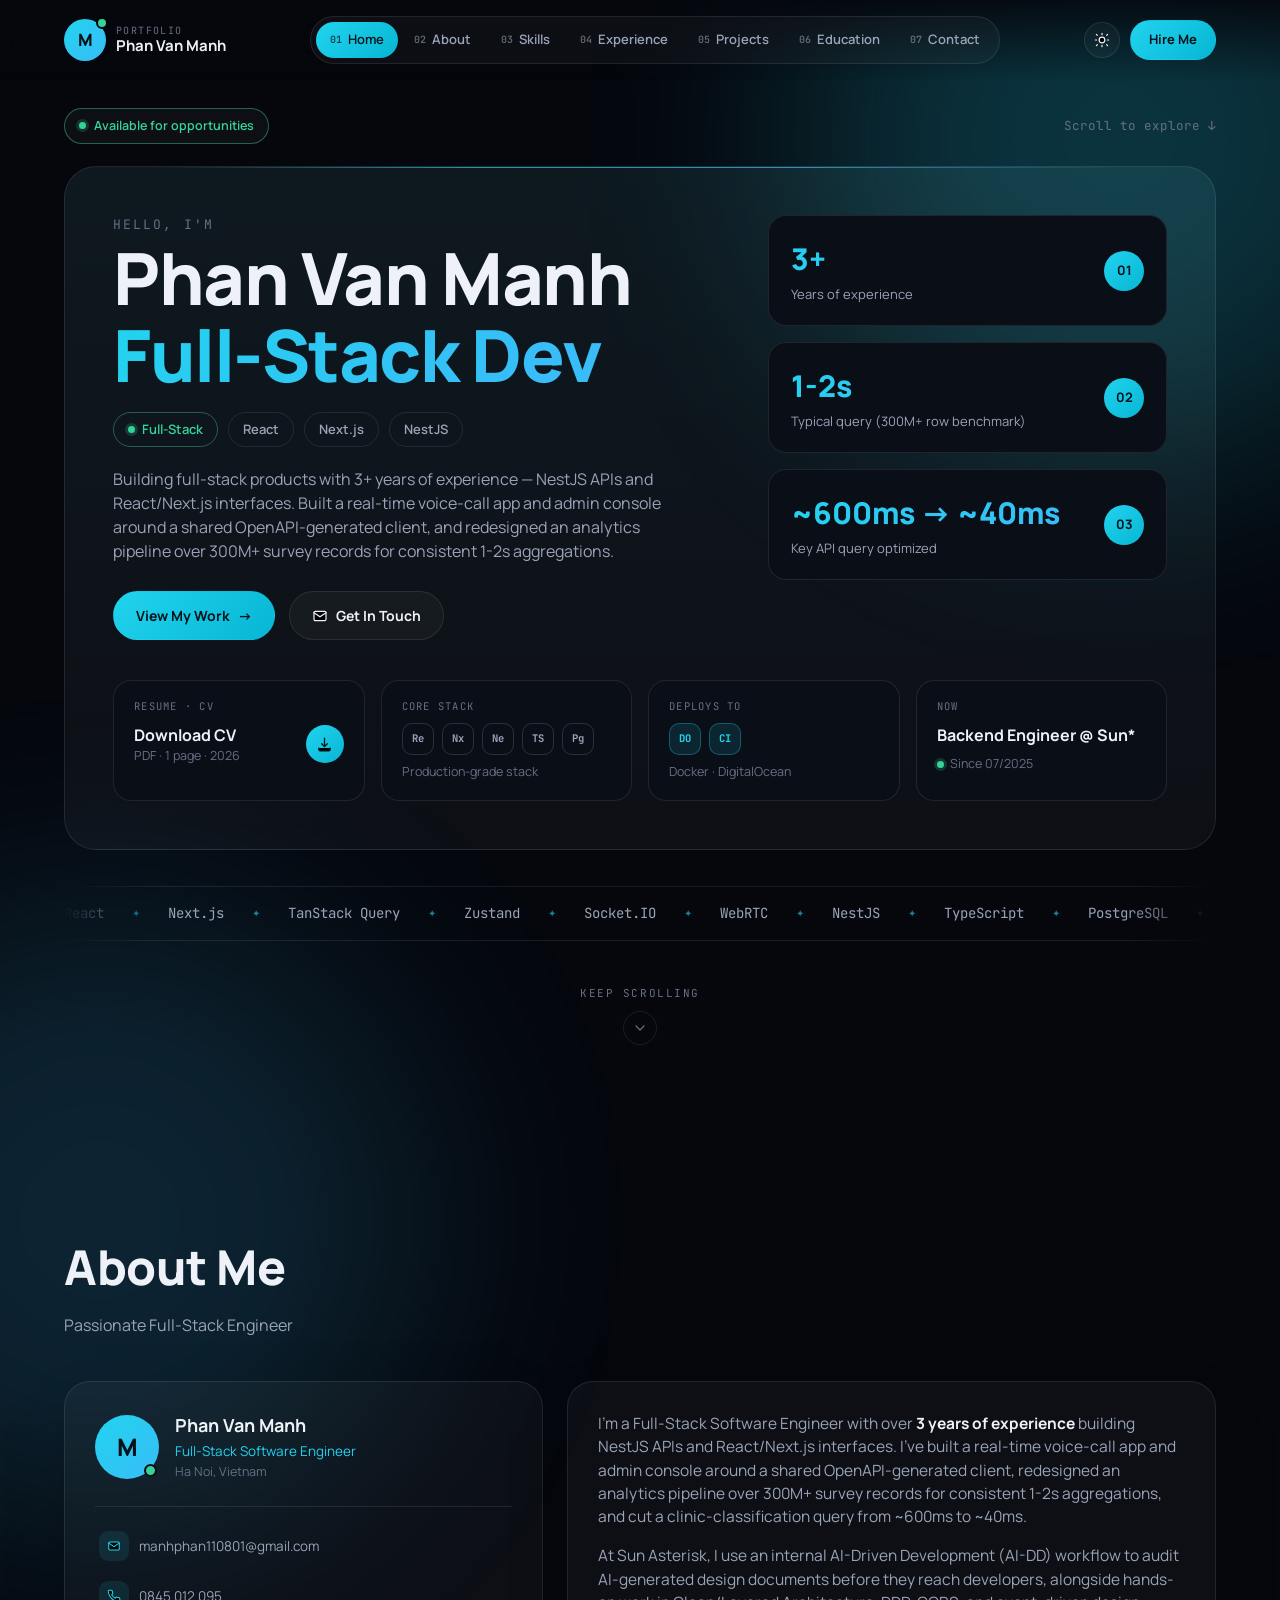
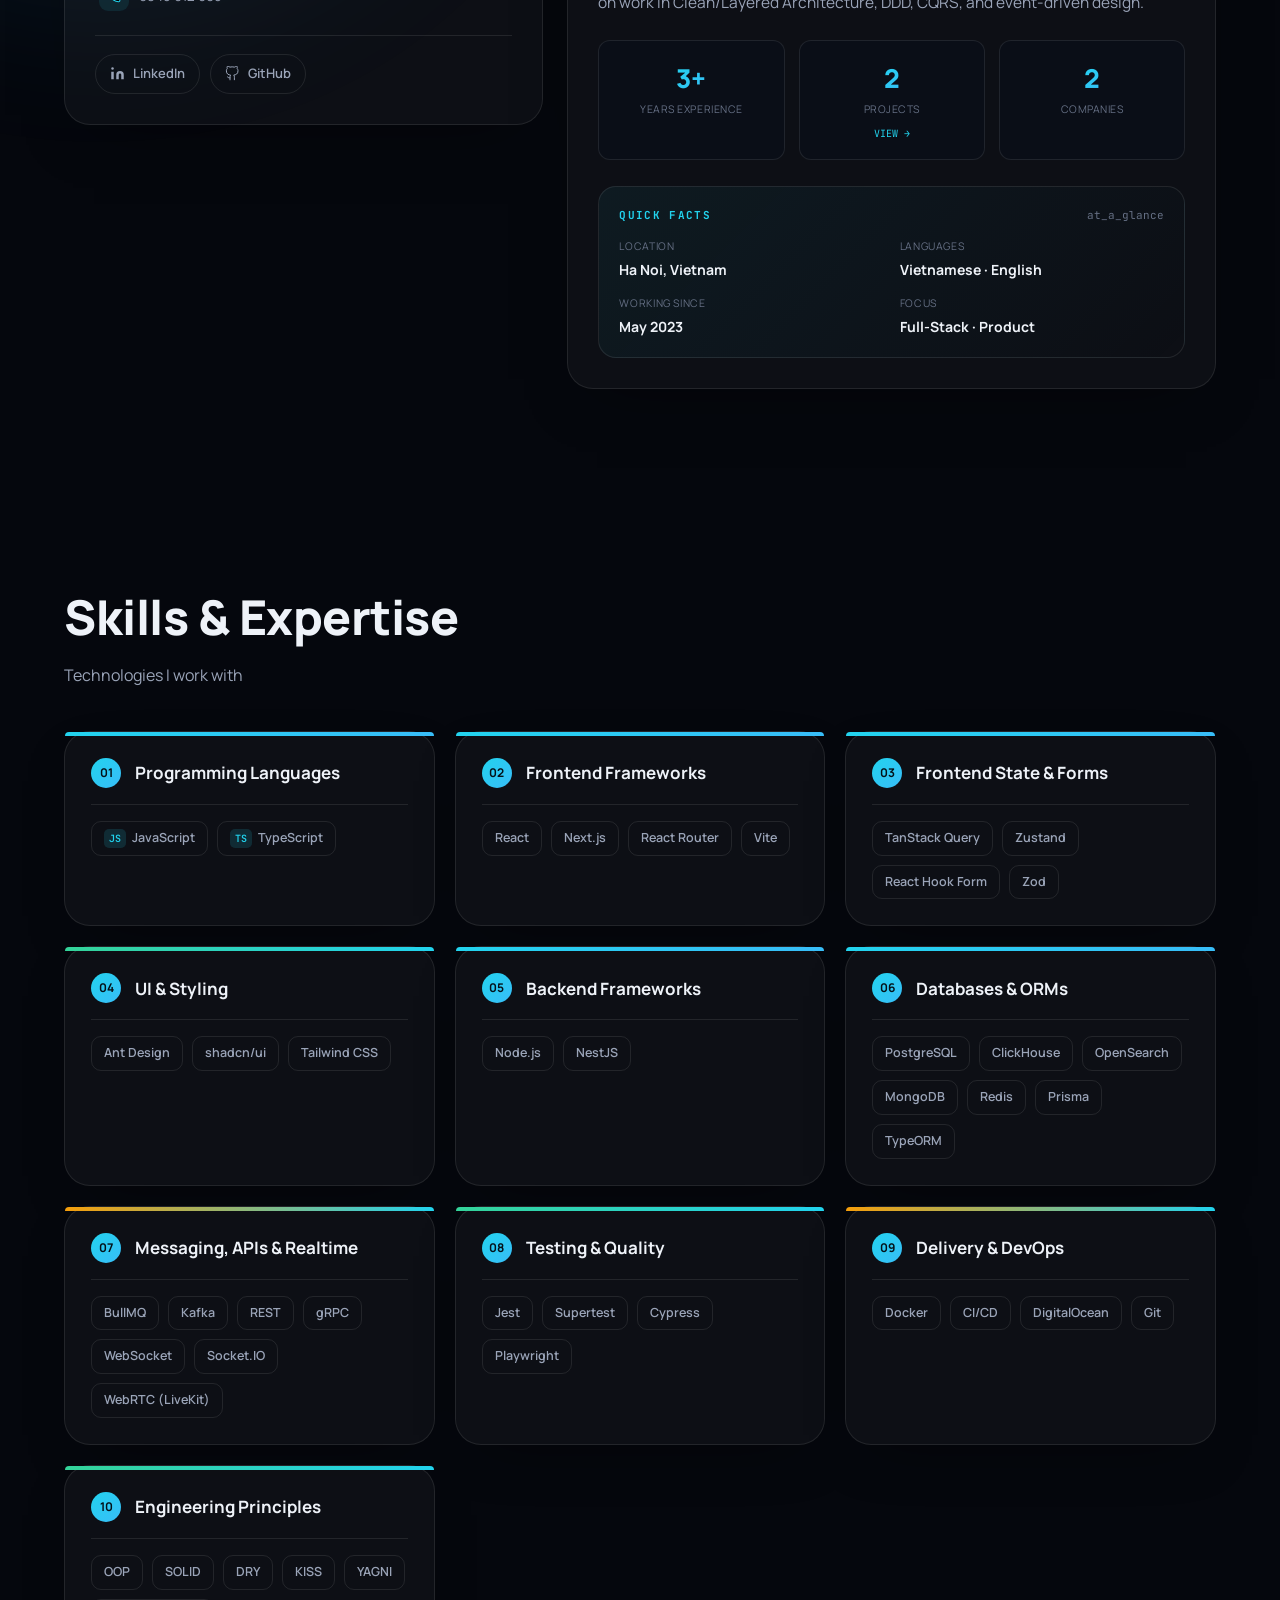
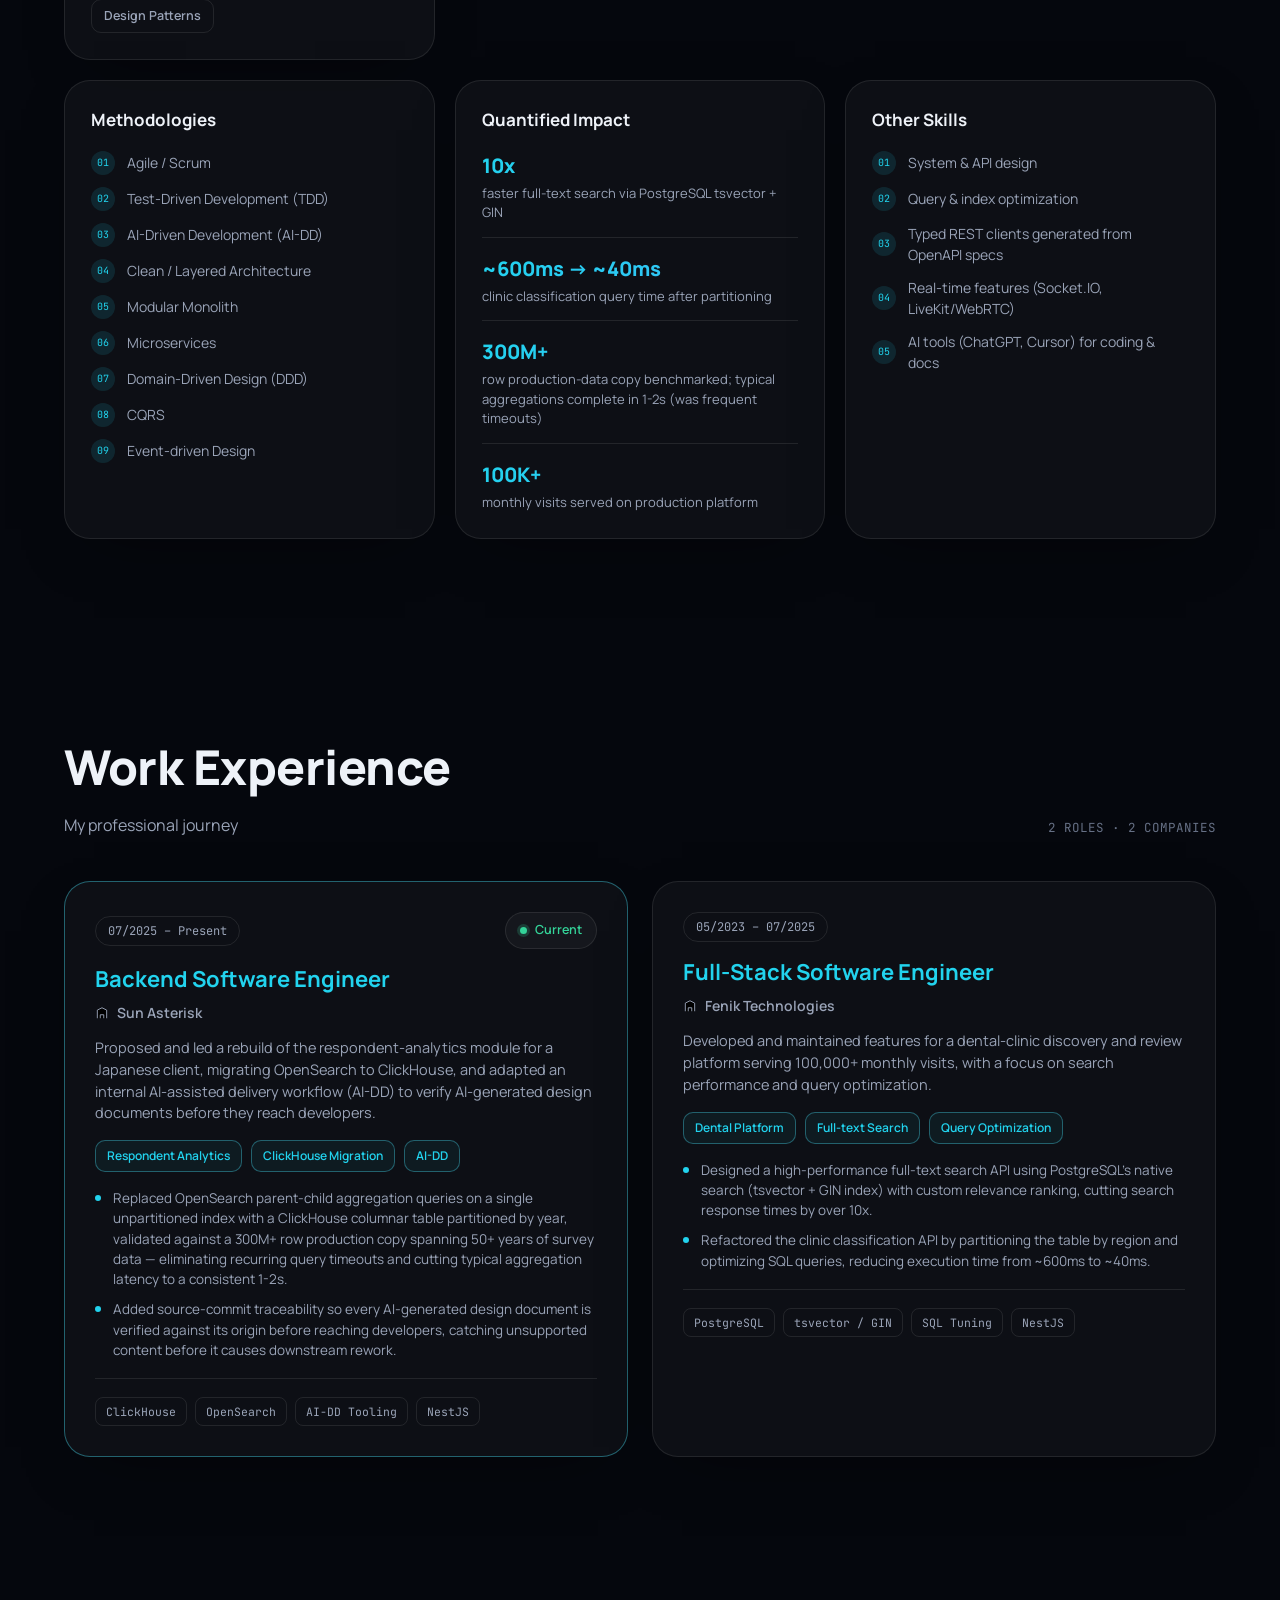
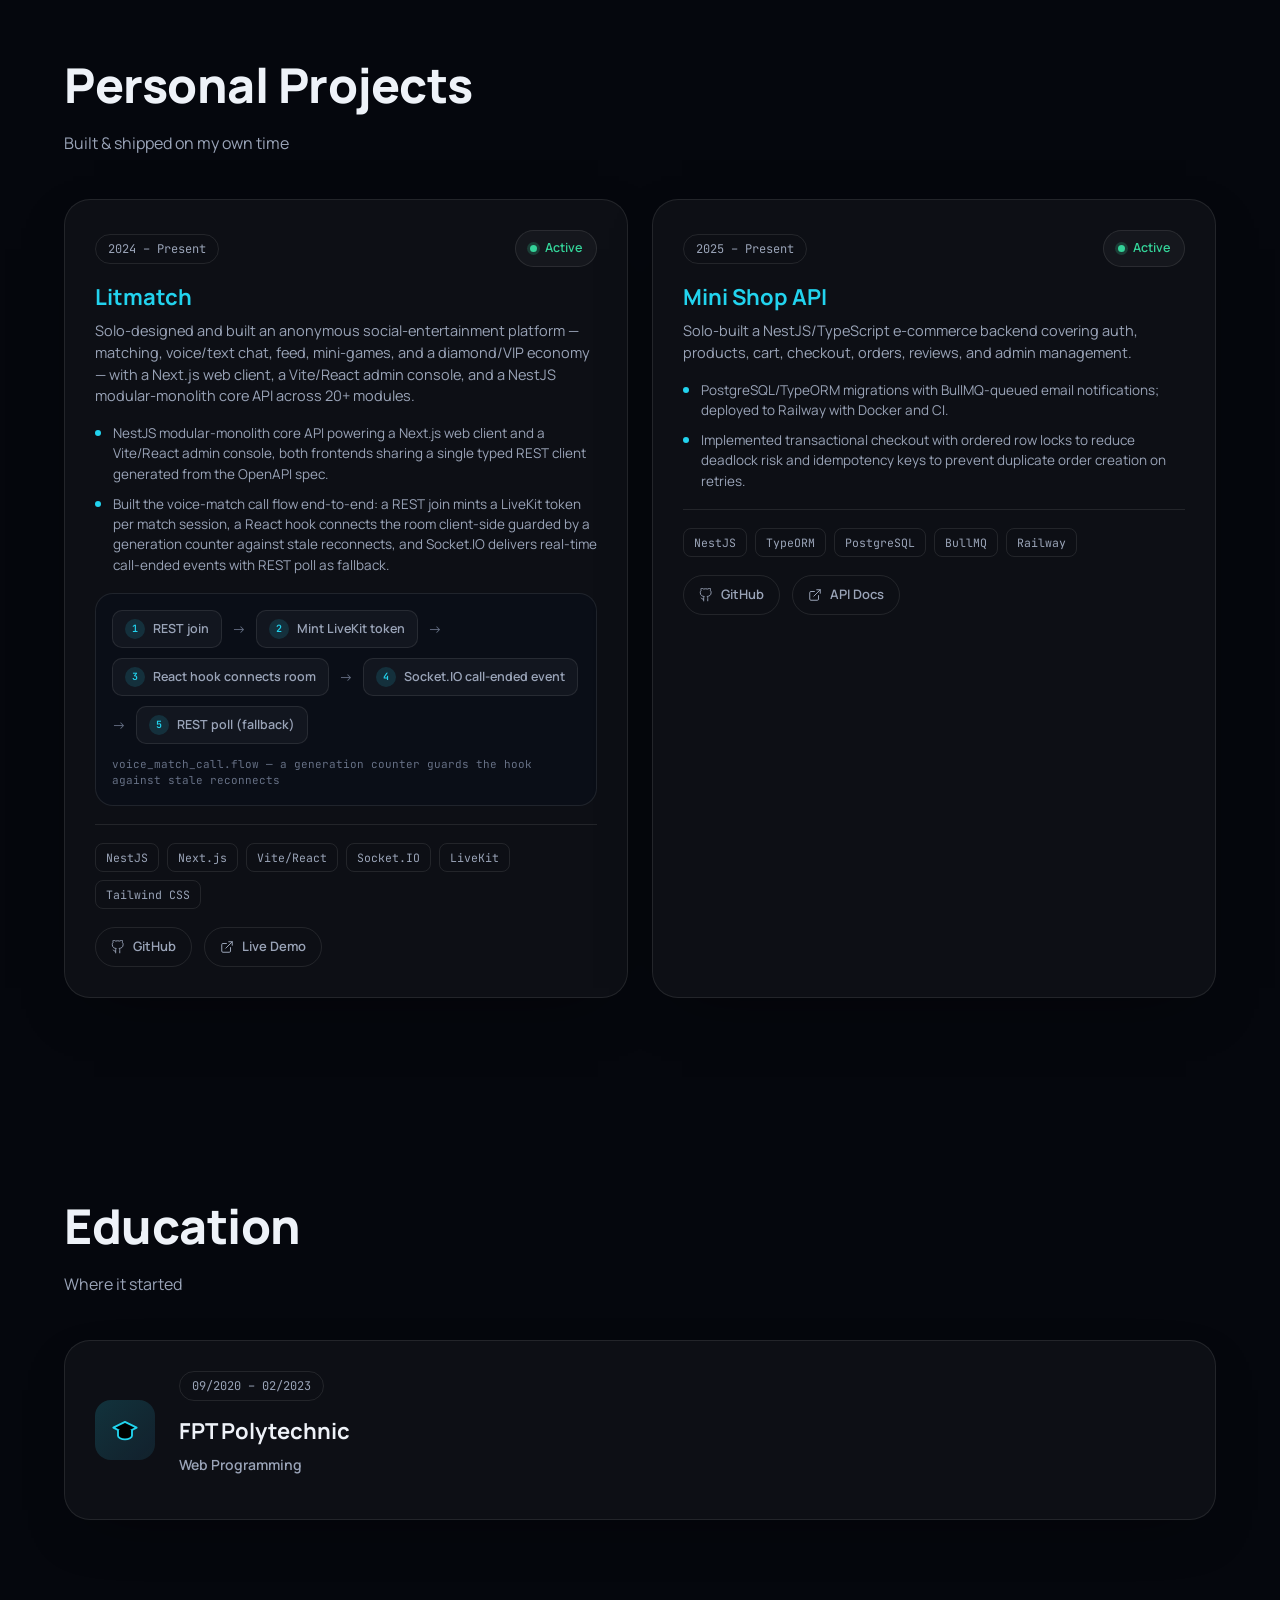
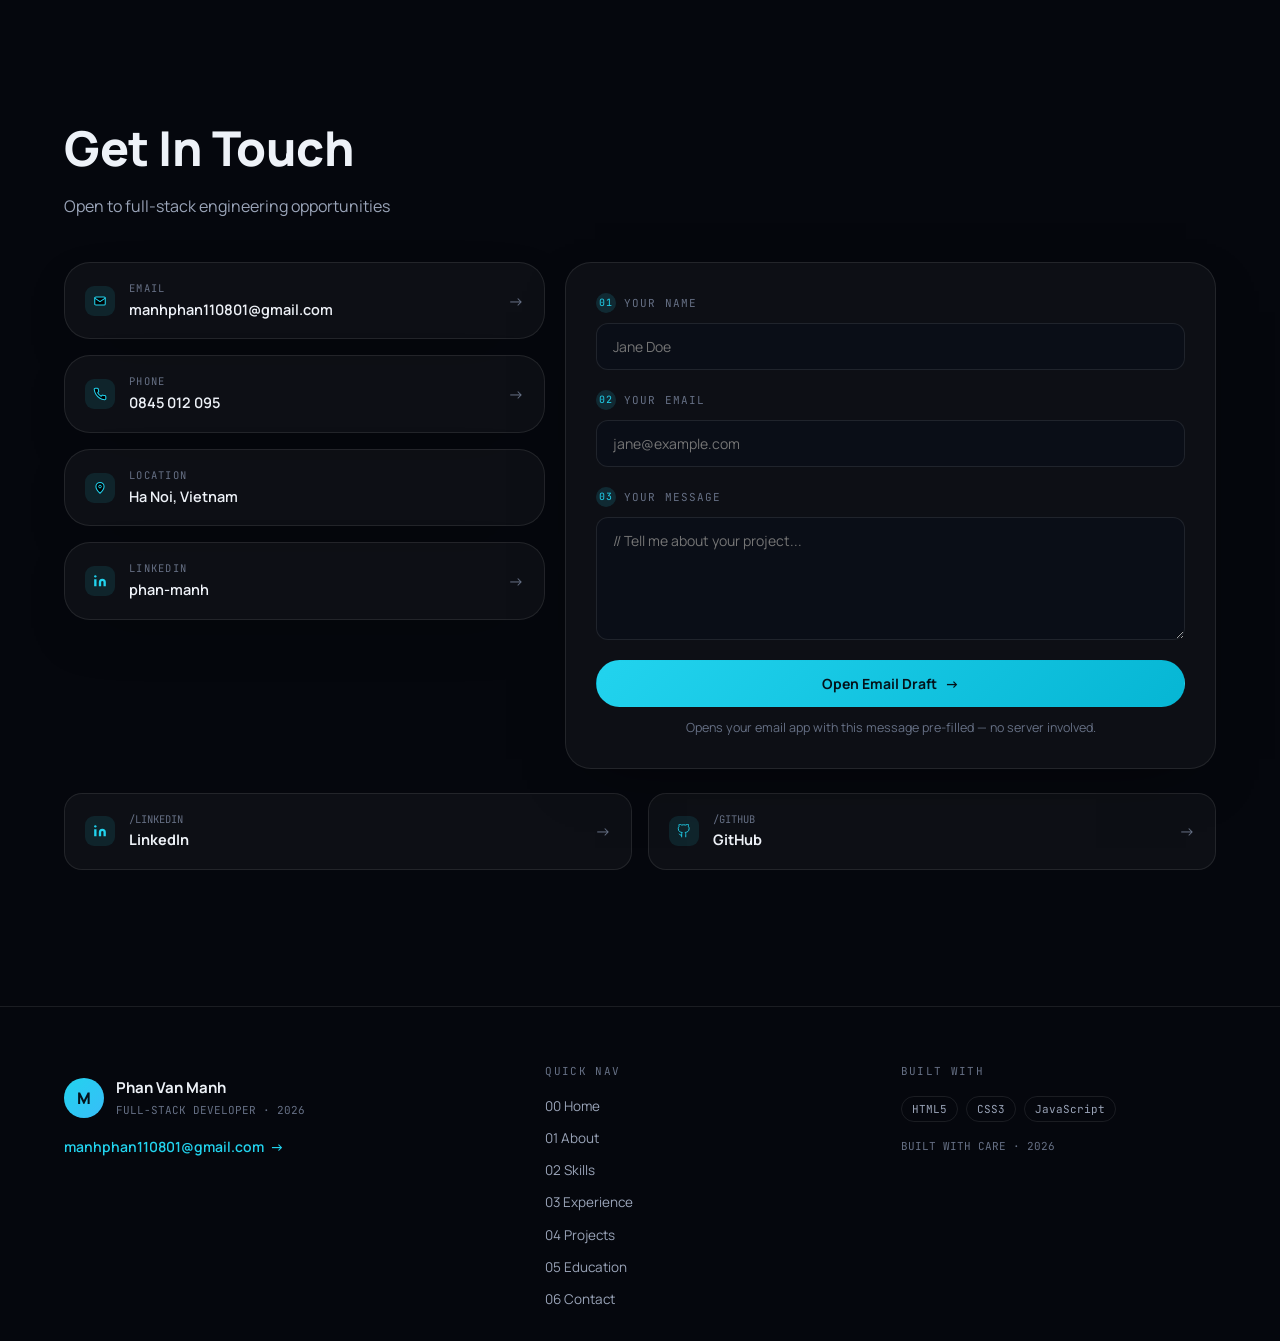
<file: index.html>
<!DOCTYPE html>
<html lang="en">
<head>
<meta charset="UTF-8" />
<meta name="viewport" content="width=device-width, initial-scale=1.0" />
<title>Phan Van Manh — Full-Stack Developer</title>
<meta name="description" content="Phan Van Manh — Full-Stack Software Engineer specializing in React, Next.js, Node.js, NestJS and end-to-end product development." />
<link rel="icon" href="assets/favicon.svg" type="image/svg+xml" />
<link rel="preconnect" href="https://fonts.googleapis.com" />
<link rel="preconnect" href="https://fonts.gstatic.com" crossorigin />
<link href="https://fonts.googleapis.com/css2?family=JetBrains+Mono:wght@400;500;600;700&family=Manrope:wght@400;500;600;700;800&display=swap" rel="stylesheet" />
<link rel="stylesheet" href="assets/css/styles.css" />
</head>
<body>
<a class="skip-link" href="#main">Skip to content</a>
<div class="bg-glow bg-glow-cyan" aria-hidden="true"></div>
<div class="bg-glow bg-glow-blue" aria-hidden="true"></div>

<header class="site-header" id="top">
  <div class="nav-wrap container">
    <a class="brand" href="#top" aria-label="Phan Van Manh — home">
      <span class="brand-avatar">M<i class="brand-dot"></i></span>
      <span class="brand-text">
        <span class="brand-kicker">PORTFOLIO</span>
        <span class="brand-name">Phan Van Manh</span>
      </span>
    </a>

    <nav class="nav-pill" id="primary-nav" aria-label="Primary">
      <a href="#home" data-nav="home"><i>01</i>Home</a>
      <a href="#about" data-nav="about"><i>02</i>About</a>
      <a href="#skills" data-nav="skills"><i>03</i>Skills</a>
      <a href="#experience" data-nav="experience"><i>04</i>Experience</a>
      <a href="#projects" data-nav="projects"><i>05</i>Projects</a>
      <a href="#education" data-nav="education"><i>06</i>Education</a>
      <a href="#contact" data-nav="contact"><i>07</i>Contact</a>
    </nav>

    <div class="nav-actions">
      <button class="theme-toggle" id="theme-toggle" type="button" aria-label="Toggle theme">
        <svg viewBox="0 0 24 24" class="icon-sun"><path d="M12 4V2M12 22v-2M4 12H2M22 12h-2M5 5 3.6 3.6M20.4 20.4 19 19M5 19l-1.4 1.4M20.4 3.6 19 5" stroke="currentColor" stroke-width="1.8" stroke-linecap="round"/><circle cx="12" cy="12" r="4.2" stroke="currentColor" stroke-width="1.8"/></svg>
      </button>
      <a class="btn btn-primary btn-sm" href="#contact">Hire Me</a>
    </div>

    <button class="menu-btn" id="menu-btn" type="button" aria-label="Open navigation" aria-expanded="false" aria-controls="primary-nav">
      <svg viewBox="0 0 24 24"><path d="M4 7h16M4 12h16M4 17h16" stroke="currentColor" stroke-width="1.8" stroke-linecap="round"/></svg>
    </button>
  </div>
</header>

<main id="main">

  <!-- ============ HERO ============ -->
  <section class="hero container" id="home">
    <div class="hero-top-row">
      <span class="badge badge-live"><i class="dot dot-green"></i>Available for opportunities</span>
      <span class="scroll-hint">Scroll to explore <span aria-hidden="true">&darr;</span></span>
    </div>

    <div class="hero-card">
      <div class="hero-grid">
        <div class="hero-copy">
          <p class="eyebrow">HELLO, I'M</p>
          <h1 class="hero-name">Phan Van Manh</h1>
          <h2 class="hero-role">Full-Stack Dev</h2>

          <div class="pill-row">
            <span class="pill pill-accent"><i class="dot dot-green"></i>Full-Stack</span>
            <span class="pill">React</span>
            <span class="pill">Next.js</span>
            <span class="pill">NestJS</span>
          </div>

          <p class="hero-desc">
            Building full-stack products with 3+ years of experience &mdash; NestJS APIs and
            React/Next.js interfaces. Built a real-time voice-call app and admin console around
            a shared OpenAPI-generated client, and redesigned an analytics pipeline over 300M+
            survey records for consistent 1-2s aggregations.
          </p>

          <div class="hero-actions">
            <a class="btn btn-primary" href="#projects">View My Work <span aria-hidden="true">&rarr;</span></a>
            <a class="btn btn-ghost" href="#contact"><svg class="btn-icon" viewBox="0 0 24 24"><rect x="3" y="5" width="18" height="14" rx="2" stroke="currentColor" stroke-width="1.8"/><path d="m3 7 9 6 9-6" stroke="currentColor" stroke-width="1.8" stroke-linecap="round"/></svg>Get In Touch</a>
          </div>
        </div>

        <div class="hero-stats">
          <div class="stat-card">
            <div class="stat-body">
              <strong class="stat-num">3+</strong>
              <span class="stat-label">Years of experience</span>
            </div>
            <span class="stat-index">01</span>
          </div>
          <div class="stat-card">
            <div class="stat-body">
              <strong class="stat-num">1-2s</strong>
              <span class="stat-label">Typical query (300M+ row benchmark)</span>
            </div>
            <span class="stat-index">02</span>
          </div>
          <div class="stat-card">
            <div class="stat-body">
              <strong class="stat-num">~600ms &rarr; ~40ms</strong>
              <span class="stat-label">Key API query optimized</span>
            </div>
            <span class="stat-index">03</span>
          </div>
        </div>
      </div>

      <div class="hero-info-row">
        <div class="info-card info-cv">
          <span class="mini-label">RESUME &middot; CV</span>
          <div class="info-cv-row">
            <div>
              <strong>Download CV</strong>
              <span class="info-sub">PDF &middot; 1 page &middot; 2026</span>
            </div>
            <a class="icon-btn" href="assets/cv/Phan_Van_Manh_CV_Fullstack.pdf" download aria-label="Download CV">
              <svg viewBox="0 0 24 24"><path d="M12 3v12m0 0 4-4m-4 4-4-4M4 17v2a2 2 0 0 0 2 2h12a2 2 0 0 0 2-2v-2" stroke="currentColor" stroke-width="1.8" stroke-linecap="round" stroke-linejoin="round"/></svg>
            </a>
          </div>
        </div>

        <div class="info-card">
          <span class="mini-label">CORE STACK</span>
          <div class="stack-icons">
            <span class="stack-ico" title="React">Re</span>
            <span class="stack-ico" title="Next.js">Nx</span>
            <span class="stack-ico" title="NestJS">Ne</span>
            <span class="stack-ico" title="TypeScript">TS</span>
            <span class="stack-ico" title="PostgreSQL">Pg</span>
          </div>
          <span class="info-sub">Production-grade stack</span>
        </div>

        <div class="info-card">
          <span class="mini-label">DEPLOYS TO</span>
          <div class="stack-icons">
            <span class="stack-ico stack-ico-fill">DO</span>
            <span class="stack-ico stack-ico-fill">CI</span>
          </div>
          <span class="info-sub">Docker &middot; DigitalOcean</span>
        </div>

        <div class="info-card">
          <span class="mini-label">NOW</span>
          <strong>Backend Engineer @ Sun*</strong>
          <span class="info-sub"><i class="dot dot-green"></i>Since 07/2025</span>
        </div>
      </div>
    </div>

    <div class="marquee" aria-hidden="true">
      <div class="marquee-track">
        <span>React</span><i>&#10022;</i><span>Next.js</span><i>&#10022;</i><span>TanStack Query</span><i>&#10022;</i>
        <span>Zustand</span><i>&#10022;</i><span>Socket.IO</span><i>&#10022;</i><span>WebRTC</span><i>&#10022;</i>
        <span>NestJS</span><i>&#10022;</i><span>TypeScript</span><i>&#10022;</i><span>PostgreSQL</span><i>&#10022;</i>
        <span>Docker</span><i>&#10022;</i><span>CI/CD</span><i>&#10022;</i>
        <span>React</span><i>&#10022;</i><span>Next.js</span><i>&#10022;</i><span>TanStack Query</span><i>&#10022;</i>
        <span>Zustand</span><i>&#10022;</i><span>Socket.IO</span><i>&#10022;</i><span>WebRTC</span><i>&#10022;</i>
        <span>NestJS</span><i>&#10022;</i><span>TypeScript</span><i>&#10022;</i><span>PostgreSQL</span><i>&#10022;</i>
        <span>Docker</span><i>&#10022;</i><span>CI/CD</span><i>&#10022;</i>
      </div>
    </div>

    <div class="keep-scrolling">
      <span>KEEP SCROLLING</span>
      <a href="#about" aria-label="Scroll to about section" class="scroll-arrow"><svg viewBox="0 0 24 24"><path d="M6 9l6 6 6-6" stroke="currentColor" stroke-width="1.8" stroke-linecap="round" stroke-linejoin="round"/></svg></a>
    </div>
  </section>

  <!-- ============ ABOUT ============ -->
  <section class="section container" id="about">
    <h2 class="section-title">About Me</h2>
    <p class="section-sub">Passionate Full-Stack Engineer</p>

    <div class="about-grid">
      <div class="card profile-card">
        <div class="profile-head">
          <span class="profile-avatar">M<i class="avatar-dot"></i></span>
          <div>
            <strong class="profile-name">Phan Van Manh</strong>
            <span class="profile-role">Full-Stack Software Engineer</span>
            <span class="profile-loc">Ha Noi, Vietnam</span>
          </div>
        </div>
        <div class="profile-rows">
          <a class="profile-row" href="mailto:manhphan110801@gmail.com">
            <span class="row-ico"><svg viewBox="0 0 24 24"><rect x="3" y="5" width="18" height="14" rx="2" stroke="currentColor" stroke-width="1.8"/><path d="m3 7 9 6 9-6" stroke="currentColor" stroke-width="1.8" stroke-linecap="round"/></svg></span>
            manhphan110801@gmail.com
          </a>
          <a class="profile-row" href="tel:+84845012095">
            <span class="row-ico"><svg viewBox="0 0 24 24"><path d="M22 16.9v3a2 2 0 0 1-2.2 2 19.8 19.8 0 0 1-8.6-3.1 19.5 19.5 0 0 1-6-6A19.8 19.8 0 0 1 2.1 4.2 2 2 0 0 1 4.1 2h3a2 2 0 0 1 2 1.7c.1.9.3 1.8.6 2.7a2 2 0 0 1-.4 2.1L8 9.9a16 16 0 0 0 6 6l1.4-1.4a2 2 0 0 1 2.1-.4c.9.3 1.8.5 2.7.6a2 2 0 0 1 1.8 2Z" stroke="currentColor" stroke-width="1.8" stroke-linecap="round" stroke-linejoin="round"/></svg></span>
            0845 012 095
          </a>
        </div>
        <div class="social-row">
          <a class="social-chip" href="https://www.linkedin.com/in/phan-manh-34a107269" target="_blank" rel="noopener">
            <svg viewBox="0 0 24 24"><path d="M16 8a6 6 0 0 1 6 6v7h-4v-7a2 2 0 0 0-4 0v7h-4v-7a6 6 0 0 1 6-6ZM2 9h4v12H2z" fill="currentColor"/><circle cx="4" cy="4" r="2" fill="currentColor"/></svg>
            LinkedIn
          </a>
          <a class="social-chip" href="https://github.com/ducmanh001" target="_blank" rel="noopener">
            <svg viewBox="0 0 24 24"><path d="M15 22v-4a4.8 4.8 0 0 0-1-3.5c3.3-.4 6.8-1.6 6.8-7A5.4 5.4 0 0 0 19.4 4 5 5 0 0 0 19.3.5S18.2.1 15 1.8a13.4 13.4 0 0 0-7 0C4.8.1 3.7.5 3.7.5A5 5 0 0 0 3.6 4a5.4 5.4 0 0 0-1.4 3.7c0 5.3 3.5 6.5 6.8 6.9a4.8 4.8 0 0 0-1 3.5v4" stroke="currentColor" stroke-width="1.6" stroke-linecap="round" stroke-linejoin="round" fill="none"/><path d="M8 19c-3 .9-3-1.5-4.2-2" stroke="currentColor" stroke-width="1.6" stroke-linecap="round" fill="none"/></svg>
            GitHub
          </a>
        </div>
      </div>

      <div class="card bio-card">
        <p>
          I'm a Full-Stack Software Engineer with over <strong>3 years of experience</strong>
          building NestJS APIs and React/Next.js interfaces. I've built a real-time voice-call
          app and admin console around a shared OpenAPI-generated client, redesigned an
          analytics pipeline over 300M+ survey records for consistent 1-2s aggregations, and
          cut a clinic-classification query from ~600ms to ~40ms.
        </p>
        <p>
          At Sun Asterisk, I use an internal AI-Driven Development (AI-DD) workflow to audit
          AI-generated design documents before they reach developers, alongside hands-on work in
          Clean/Layered Architecture, DDD, CQRS, and event-driven design.
        </p>

        <div class="stats-row">
          <div class="stat-box">
            <strong>3+</strong>
            <span>YEARS EXPERIENCE</span>
          </div>
          <div class="stat-box">
            <strong>2</strong>
            <span>PROJECTS</span>
            <a href="#projects" class="stat-view">VIEW <span aria-hidden="true">&rarr;</span></a>
          </div>
          <div class="stat-box">
            <strong>2</strong>
            <span>COMPANIES</span>
          </div>
        </div>

        <div class="quick-facts">
          <div class="quick-facts-head">
            <span>QUICK FACTS</span>
            <span class="quick-facts-tag">at_a_glance</span>
          </div>
          <div class="quick-facts-grid">
            <div><span>LOCATION</span><strong>Ha Noi, Vietnam</strong></div>
            <div><span>LANGUAGES</span><strong>Vietnamese &middot; English</strong></div>
            <div><span>WORKING SINCE</span><strong>May 2023</strong></div>
            <div><span>FOCUS</span><strong>Full-Stack &middot; Product</strong></div>
          </div>
        </div>
      </div>
    </div>
  </section>

  <!-- ============ SKILLS ============ -->
  <section class="section container" id="skills">
    <h2 class="section-title">Skills &amp; Expertise</h2>
    <p class="section-sub">Technologies I work with</p>

    <div class="skills-grid">
      <article class="card skill-card">
        <div class="skill-top bar-cyan">
          <span class="skill-index">01</span>
          <h3>Programming Languages</h3>
        </div>
        <div class="tag-list">
          <span class="tag"><i class="tag-ico">JS</i>JavaScript</span>
          <span class="tag"><i class="tag-ico">TS</i>TypeScript</span>
        </div>
      </article>

      <article class="card skill-card">
        <div class="skill-top bar-cyan">
          <span class="skill-index">02</span>
          <h3>Frontend Frameworks</h3>
        </div>
        <div class="tag-list">
          <span class="tag">React</span>
          <span class="tag">Next.js</span>
          <span class="tag">React Router</span>
          <span class="tag">Vite</span>
        </div>
      </article>

      <article class="card skill-card">
        <div class="skill-top bar-cyan">
          <span class="skill-index">03</span>
          <h3>Frontend State &amp; Forms</h3>
        </div>
        <div class="tag-list">
          <span class="tag">TanStack Query</span>
          <span class="tag">Zustand</span>
          <span class="tag">React Hook Form</span>
          <span class="tag">Zod</span>
        </div>
      </article>

      <article class="card skill-card">
        <div class="skill-top bar-teal">
          <span class="skill-index">04</span>
          <h3>UI &amp; Styling</h3>
        </div>
        <div class="tag-list">
          <span class="tag">Ant Design</span>
          <span class="tag">shadcn/ui</span>
          <span class="tag">Tailwind CSS</span>
        </div>
      </article>

      <article class="card skill-card">
        <div class="skill-top bar-cyan">
          <span class="skill-index">05</span>
          <h3>Backend Frameworks</h3>
        </div>
        <div class="tag-list">
          <span class="tag">Node.js</span>
          <span class="tag">NestJS</span>
        </div>
      </article>

      <article class="card skill-card">
        <div class="skill-top bar-cyan">
          <span class="skill-index">06</span>
          <h3>Databases &amp; ORMs</h3>
        </div>
        <div class="tag-list">
          <span class="tag">PostgreSQL</span>
          <span class="tag">ClickHouse</span>
          <span class="tag">OpenSearch</span>
          <span class="tag">MongoDB</span>
          <span class="tag">Redis</span>
          <span class="tag">Prisma</span>
          <span class="tag">TypeORM</span>
        </div>
      </article>

      <article class="card skill-card">
        <div class="skill-top bar-warm">
          <span class="skill-index">07</span>
          <h3>Messaging, APIs &amp; Realtime</h3>
        </div>
        <div class="tag-list">
          <span class="tag">BullMQ</span>
          <span class="tag">Kafka</span>
          <span class="tag">REST</span>
          <span class="tag">gRPC</span>
          <span class="tag">WebSocket</span>
          <span class="tag">Socket.IO</span>
          <span class="tag">WebRTC (LiveKit)</span>
        </div>
      </article>

      <article class="card skill-card">
        <div class="skill-top bar-teal">
          <span class="skill-index">08</span>
          <h3>Testing &amp; Quality</h3>
        </div>
        <div class="tag-list">
          <span class="tag">Jest</span>
          <span class="tag">Supertest</span>
          <span class="tag">Cypress</span>
          <span class="tag">Playwright</span>
        </div>
      </article>

      <article class="card skill-card">
        <div class="skill-top bar-warm">
          <span class="skill-index">09</span>
          <h3>Delivery &amp; DevOps</h3>
        </div>
        <div class="tag-list">
          <span class="tag">Docker</span>
          <span class="tag">CI/CD</span>
          <span class="tag">DigitalOcean</span>
          <span class="tag">Git</span>
        </div>
      </article>

      <article class="card skill-card">
        <div class="skill-top bar-teal">
          <span class="skill-index">10</span>
          <h3>Engineering Principles</h3>
        </div>
        <div class="tag-list">
          <span class="tag">OOP</span>
          <span class="tag">SOLID</span>
          <span class="tag">DRY</span>
          <span class="tag">KISS</span>
          <span class="tag">YAGNI</span>
          <span class="tag">Design Patterns</span>
        </div>
      </article>
    </div>

    <div class="skills-grid skills-grid-row2">
      <div class="card soft-card">
        <h3>Methodologies</h3>
        <ul class="check-list">
          <li><i>01</i>Agile / Scrum</li>
          <li><i>02</i>Test-Driven Development (TDD)</li>
          <li><i>03</i>AI-Driven Development (AI-DD)</li>
          <li><i>04</i>Clean / Layered Architecture</li>
          <li><i>05</i>Modular Monolith</li>
          <li><i>06</i>Microservices</li>
          <li><i>07</i>Domain-Driven Design (DDD)</li>
          <li><i>08</i>CQRS</li>
          <li><i>09</i>Event-driven Design</li>
        </ul>
      </div>

      <div class="card highlight-card">
        <h3>Quantified Impact</h3>
        <div class="highlight-list">
          <div class="highlight-row">
            <strong>10x</strong>
            <span>faster full-text search via PostgreSQL tsvector + GIN</span>
          </div>
          <div class="highlight-row">
            <strong>~600ms &rarr; ~40ms</strong>
            <span>clinic classification query time after partitioning</span>
          </div>
          <div class="highlight-row">
            <strong>300M+</strong>
            <span>row production-data copy benchmarked; typical aggregations complete in 1-2s (was frequent timeouts)</span>
          </div>
          <div class="highlight-row">
            <strong>100K+</strong>
            <span>monthly visits served on production platform</span>
          </div>
        </div>
      </div>

      <div class="card other-card">
        <h3>Other Skills</h3>
        <ul class="check-list">
          <li><i>01</i>System &amp; API design</li>
          <li><i>02</i>Query &amp; index optimization</li>
          <li><i>03</i>Typed REST clients generated from OpenAPI specs</li>
          <li><i>04</i>Real-time features (Socket.IO, LiveKit/WebRTC)</li>
          <li><i>05</i>AI tools (ChatGPT, Cursor) for coding &amp; docs</li>
        </ul>
      </div>
    </div>
  </section>

  <!-- ============ EXPERIENCE ============ -->
  <section class="section container" id="experience">
    <div class="section-head-row">
      <div>
        <h2 class="section-title">Work Experience</h2>
        <p class="section-sub">My professional journey</p>
      </div>
      <span class="section-meta">2 ROLES &middot; 2 COMPANIES</span>
    </div>

    <div class="experience-grid">
      <article class="card exp-card exp-card-current">
        <div class="exp-top">
          <span class="date-pill">07/2025 &ndash; Present</span>
          <span class="badge badge-current"><i class="dot dot-green"></i>Current</span>
        </div>
        <h3 class="exp-role">Backend Software Engineer</h3>
        <span class="exp-company"><svg viewBox="0 0 24 24" class="row-ico-sm"><path d="M4 21V7l8-4 8 4v14M9 21v-6h6v6" stroke="currentColor" stroke-width="1.6" stroke-linejoin="round"/></svg>Sun Asterisk</span>
        <p class="exp-desc">
          Proposed and led a rebuild of the respondent-analytics module for a Japanese client,
          migrating OpenSearch to ClickHouse, and adapted an internal AI-assisted delivery workflow
          (AI-DD) to verify AI-generated design documents before they reach developers.
        </p>
        <div class="tag-list tag-list-sm">
          <span class="tag tag-accent">Respondent Analytics</span>
          <span class="tag tag-accent">ClickHouse Migration</span>
          <span class="tag tag-accent">AI-DD</span>
        </div>
        <ul class="bullet-list">
          <li>Replaced OpenSearch parent-child aggregation queries on a single unpartitioned index with a ClickHouse columnar table partitioned by year, validated against a 300M+ row production copy spanning 50+ years of survey data &mdash; eliminating recurring query timeouts and cutting typical aggregation latency to a consistent 1-2s.</li>
          <li>Added source-commit traceability so every AI-generated design document is verified against its origin before reaching developers, catching unsupported content before it causes downstream rework.</li>
        </ul>
        <div class="tech-tags">
          <span>ClickHouse</span><span>OpenSearch</span><span>AI-DD Tooling</span><span>NestJS</span>
        </div>
      </article>

      <article class="card exp-card">
        <div class="exp-top">
          <span class="date-pill">05/2023 &ndash; 07/2025</span>
        </div>
        <h3 class="exp-role">Full-Stack Software Engineer</h3>
        <span class="exp-company"><svg viewBox="0 0 24 24" class="row-ico-sm"><path d="M4 21V7l8-4 8 4v14M9 21v-6h6v6" stroke="currentColor" stroke-width="1.6" stroke-linejoin="round"/></svg>Fenik Technologies</span>
        <p class="exp-desc">
          Developed and maintained features for a dental-clinic discovery and review platform
          serving 100,000+ monthly visits, with a focus on search performance and query
          optimization.
        </p>
        <div class="tag-list tag-list-sm">
          <span class="tag tag-accent">Dental Platform</span>
          <span class="tag tag-accent">Full-text Search</span>
          <span class="tag tag-accent">Query Optimization</span>
        </div>
        <ul class="bullet-list">
          <li>Designed a high-performance full-text search API using PostgreSQL's native search (tsvector + GIN index) with custom relevance ranking, cutting search response times by over 10x.</li>
          <li>Refactored the clinic classification API by partitioning the table by region and optimizing SQL queries, reducing execution time from ~600ms to ~40ms.</li>
        </ul>
        <div class="tech-tags">
          <span>PostgreSQL</span><span>tsvector / GIN</span><span>SQL Tuning</span><span>NestJS</span>
        </div>
      </article>
    </div>
  </section>

  <!-- ============ PROJECTS ============ -->
  <section class="section container" id="projects">
    <h2 class="section-title">Personal Projects</h2>
    <p class="section-sub">Built &amp; shipped on my own time</p>

    <div class="projects-grid">
      <article class="card project-card">
        <div class="exp-top">
          <span class="date-pill">2024 &ndash; Present</span>
          <span class="badge badge-current"><i class="dot dot-green"></i>Active</span>
        </div>
        <h3 class="exp-role">Litmatch</h3>
        <p class="exp-desc">
          Solo-designed and built an anonymous social-entertainment platform &mdash; matching,
          voice/text chat, feed, mini-games, and a diamond/VIP economy &mdash; with a Next.js web
          client, a Vite/React admin console, and a NestJS modular-monolith core API across
          20+ modules.
        </p>
        <ul class="bullet-list">
          <li>NestJS modular-monolith core API powering a Next.js web client and a Vite/React admin console, both frontends sharing a single typed REST client generated from the OpenAPI spec.</li>
          <li>Built the voice-match call flow end-to-end: a REST join mints a LiveKit token per match session, a React hook connects the room client-side guarded by a generation counter against stale reconnects, and Socket.IO delivers real-time call-ended events with REST poll as fallback.</li>
        </ul>
        <div class="flow-diagram" role="img" aria-label="Voice-match call flow: REST join mints a LiveKit token, React hook connects the room, Socket.IO delivers call-ended events, with REST poll as fallback">
          <span class="flow-step"><i>1</i>REST join</span>
          <span class="flow-arrow" aria-hidden="true">&rarr;</span>
          <span class="flow-step"><i>2</i>Mint LiveKit token</span>
          <span class="flow-arrow" aria-hidden="true">&rarr;</span>
          <span class="flow-step"><i>3</i>React hook connects room</span>
          <span class="flow-arrow" aria-hidden="true">&rarr;</span>
          <span class="flow-step"><i>4</i>Socket.IO call-ended event</span>
          <span class="flow-arrow" aria-hidden="true">&rarr;</span>
          <span class="flow-step"><i>5</i>REST poll (fallback)</span>
          <span class="flow-caption">voice_match_call.flow &mdash; a generation counter guards the hook against stale reconnects</span>
        </div>
        <div class="tech-tags">
          <span>NestJS</span><span>Next.js</span><span>Vite/React</span><span>Socket.IO</span><span>LiveKit</span><span>Tailwind CSS</span>
        </div>
        <div class="project-links">
          <a href="https://github.com/ducmanh001/litmatch" target="_blank" rel="noopener">
            <svg viewBox="0 0 24 24"><path d="M15 22v-4a4.8 4.8 0 0 0-1-3.5c3.3-.4 6.8-1.6 6.8-7A5.4 5.4 0 0 0 19.4 4 5 5 0 0 0 19.3.5S18.2.1 15 1.8a13.4 13.4 0 0 0-7 0C4.8.1 3.7.5 3.7.5A5 5 0 0 0 3.6 4a5.4 5.4 0 0 0-1.4 3.7c0 5.3 3.5 6.5 6.8 6.9a4.8 4.8 0 0 0-1 3.5v4" stroke="currentColor" stroke-width="1.6" stroke-linecap="round" stroke-linejoin="round" fill="none"/><path d="M8 19c-3 .9-3-1.5-4.2-2" stroke="currentColor" stroke-width="1.6" stroke-linecap="round" fill="none"/></svg>
            GitHub
          </a>
          <a href="https://litmatch-web.manhphan110801.workers.dev" target="_blank" rel="noopener">
            <svg viewBox="0 0 24 24"><path d="M15 3h6v6M10 14 21 3M18 13v6a2 2 0 0 1-2 2H5a2 2 0 0 1-2-2V8a2 2 0 0 1 2-2h6" stroke="currentColor" stroke-width="1.7" stroke-linecap="round" stroke-linejoin="round" fill="none"/></svg>
            Live Demo
          </a>
        </div>
      </article>

      <article class="card project-card">
        <div class="exp-top">
          <span class="date-pill">2025 &ndash; Present</span>
          <span class="badge badge-current"><i class="dot dot-green"></i>Active</span>
        </div>
        <h3 class="exp-role">Mini Shop API</h3>
        <p class="exp-desc">
          Solo-built a NestJS/TypeScript e-commerce backend covering auth, products, cart,
          checkout, orders, reviews, and admin management.
        </p>
        <ul class="bullet-list">
          <li>PostgreSQL/TypeORM migrations with BullMQ-queued email notifications; deployed to Railway with Docker and CI.</li>
          <li>Implemented transactional checkout with ordered row locks to reduce deadlock risk and idempotency keys to prevent duplicate order creation on retries.</li>
        </ul>
        <div class="tech-tags">
          <span>NestJS</span><span>TypeORM</span><span>PostgreSQL</span><span>BullMQ</span><span>Railway</span>
        </div>
        <div class="project-links">
          <a href="https://github.com/ducmanh001/mini-shop-api" target="_blank" rel="noopener">
            <svg viewBox="0 0 24 24"><path d="M15 22v-4a4.8 4.8 0 0 0-1-3.5c3.3-.4 6.8-1.6 6.8-7A5.4 5.4 0 0 0 19.4 4 5 5 0 0 0 19.3.5S18.2.1 15 1.8a13.4 13.4 0 0 0-7 0C4.8.1 3.7.5 3.7.5A5 5 0 0 0 3.6 4a5.4 5.4 0 0 0-1.4 3.7c0 5.3 3.5 6.5 6.8 6.9a4.8 4.8 0 0 0-1 3.5v4" stroke="currentColor" stroke-width="1.6" stroke-linecap="round" stroke-linejoin="round" fill="none"/><path d="M8 19c-3 .9-3-1.5-4.2-2" stroke="currentColor" stroke-width="1.6" stroke-linecap="round" fill="none"/></svg>
            GitHub
          </a>
          <a href="https://mini-shop-api-production-e25a.up.railway.app/api-docs" target="_blank" rel="noopener">
            <svg viewBox="0 0 24 24"><path d="M15 3h6v6M10 14 21 3M18 13v6a2 2 0 0 1-2 2H5a2 2 0 0 1-2-2V8a2 2 0 0 1 2-2h6" stroke="currentColor" stroke-width="1.7" stroke-linecap="round" stroke-linejoin="round" fill="none"/></svg>
            API Docs
          </a>
        </div>
      </article>
    </div>
  </section>

  <!-- ============ EDUCATION ============ -->
  <section class="section container" id="education">
    <h2 class="section-title">Education</h2>
    <p class="section-sub">Where it started</p>

    <div class="card education-card">
      <div class="edu-icon">
        <svg viewBox="0 0 24 24"><path d="M22 10 12 5 2 10l10 5 10-5Z" stroke="currentColor" stroke-width="1.6" stroke-linejoin="round"/><path d="M6 12v5c0 1.5 2.7 3 6 3s6-1.5 6-3v-5" stroke="currentColor" stroke-width="1.6" stroke-linejoin="round"/></svg>
      </div>
      <div class="edu-body">
        <div class="exp-top">
          <span class="date-pill">09/2020 &ndash; 02/2023</span>
        </div>
        <h3 class="exp-role">FPT Polytechnic</h3>
        <span class="exp-company">Web Programming</span>
      </div>
    </div>
  </section>

  <!-- ============ CONTACT ============ -->
  <section class="section container" id="contact">
    <h2 class="section-title">Get In Touch</h2>
    <p class="section-sub">Open to full-stack engineering opportunities</p>

    <div class="contact-grid">
      <div class="contact-info-col">
        <div class="card info-mini-card">
          <span class="row-ico"><svg viewBox="0 0 24 24"><rect x="3" y="5" width="18" height="14" rx="2" stroke="currentColor" stroke-width="1.8"/><path d="m3 7 9 6 9-6" stroke="currentColor" stroke-width="1.8" stroke-linecap="round"/></svg></span>
          <div>
            <span class="mini-label">EMAIL</span>
            <a href="mailto:manhphan110801@gmail.com">manhphan110801@gmail.com</a>
          </div>
          <span aria-hidden="true" class="row-arrow">&rarr;</span>
        </div>
        <div class="card info-mini-card">
          <span class="row-ico"><svg viewBox="0 0 24 24"><path d="M22 16.9v3a2 2 0 0 1-2.2 2 19.8 19.8 0 0 1-8.6-3.1 19.5 19.5 0 0 1-6-6A19.8 19.8 0 0 1 2.1 4.2 2 2 0 0 1 4.1 2h3a2 2 0 0 1 2 1.7c.1.9.3 1.8.6 2.7a2 2 0 0 1-.4 2.1L8 9.9a16 16 0 0 0 6 6l1.4-1.4a2 2 0 0 1 2.1-.4c.9.3 1.8.5 2.7.6a2 2 0 0 1 1.8 2Z" stroke="currentColor" stroke-width="1.8" stroke-linecap="round" stroke-linejoin="round"/></svg></span>
          <div>
            <span class="mini-label">PHONE</span>
            <a href="tel:+84845012095">0845 012 095</a>
          </div>
          <span aria-hidden="true" class="row-arrow">&rarr;</span>
        </div>
        <div class="card info-mini-card">
          <span class="row-ico"><svg viewBox="0 0 24 24"><path d="M12 21s7-6.1 7-11.5A7 7 0 0 0 5 9.5C5 14.9 12 21 12 21Z" stroke="currentColor" stroke-width="1.8" stroke-linejoin="round"/><circle cx="12" cy="9.5" r="2.3" stroke="currentColor" stroke-width="1.6"/></svg></span>
          <div>
            <span class="mini-label">LOCATION</span>
            <strong>Ha Noi, Vietnam</strong>
          </div>
        </div>
        <div class="card info-mini-card">
          <span class="row-ico"><svg viewBox="0 0 24 24"><path d="M16 8a6 6 0 0 1 6 6v7h-4v-7a2 2 0 0 0-4 0v7h-4v-7a6 6 0 0 1 6-6ZM2 9h4v12H2z" fill="currentColor"/><circle cx="4" cy="4" r="2" fill="currentColor"/></svg></span>
          <div>
            <span class="mini-label">LINKEDIN</span>
            <a href="https://www.linkedin.com/in/phan-manh-34a107269" target="_blank" rel="noopener">phan-manh</a>
          </div>
          <span aria-hidden="true" class="row-arrow">&rarr;</span>
        </div>
      </div>

      <form class="card contact-form" id="contact-form">
        <label class="form-field">
          <span><i class="field-num">01</i>YOUR NAME</span>
          <input type="text" name="name" placeholder="Jane Doe" required />
        </label>
        <label class="form-field">
          <span><i class="field-num">02</i>YOUR EMAIL</span>
          <input type="email" name="email" placeholder="jane@example.com" required />
        </label>
        <label class="form-field">
          <span><i class="field-num">03</i>YOUR MESSAGE</span>
          <textarea name="message" rows="5" placeholder="// Tell me about your project..." required></textarea>
        </label>
        <button class="btn btn-primary btn-block" type="submit">Open Email Draft <span aria-hidden="true">&rarr;</span></button>
        <p class="form-hint">Opens your email app with this message pre-filled &mdash; no server involved.</p>
      </form>
    </div>

    <div class="social-strip">
      <a class="social-strip-item" href="https://www.linkedin.com/in/phan-manh-34a107269" target="_blank" rel="noopener">
        <span class="row-ico"><svg viewBox="0 0 24 24"><path d="M16 8a6 6 0 0 1 6 6v7h-4v-7a2 2 0 0 0-4 0v7h-4v-7a6 6 0 0 1 6-6ZM2 9h4v12H2z" fill="currentColor"/><circle cx="4" cy="4" r="2" fill="currentColor"/></svg></span>
        <span>/LINKEDIN<strong>LinkedIn</strong></span>
        <span aria-hidden="true" class="row-arrow">&rarr;</span>
      </a>
      <a class="social-strip-item" href="https://github.com/ducmanh001" target="_blank" rel="noopener">
        <span class="row-ico"><svg viewBox="0 0 24 24"><path d="M15 22v-4a4.8 4.8 0 0 0-1-3.5c3.3-.4 6.8-1.6 6.8-7A5.4 5.4 0 0 0 19.4 4 5 5 0 0 0 19.3.5S18.2.1 15 1.8a13.4 13.4 0 0 0-7 0C4.8.1 3.7.5 3.7.5A5 5 0 0 0 3.6 4a5.4 5.4 0 0 0-1.4 3.7c0 5.3 3.5 6.5 6.8 6.9a4.8 4.8 0 0 0-1 3.5v4" stroke="currentColor" stroke-width="1.6" stroke-linecap="round" stroke-linejoin="round" fill="none"/><path d="M8 19c-3 .9-3-1.5-4.2-2" stroke="currentColor" stroke-width="1.6" stroke-linecap="round" fill="none"/></svg></span>
        <span>/GITHUB<strong>GitHub</strong></span>
        <span aria-hidden="true" class="row-arrow">&rarr;</span>
      </a>
    </div>
  </section>

</main>

<footer class="site-footer">
  <div class="container footer-grid">
    <div class="footer-brand">
      <div class="footer-brand-row">
        <span class="brand-avatar footer-avatar">M</span>
        <div>
          <strong>Phan Van Manh</strong>
          <span class="footer-role">FULL-STACK DEVELOPER &middot; {YEAR}</span>
        </div>
      </div>
      <a href="mailto:manhphan110801@gmail.com" class="footer-email">manhphan110801@gmail.com <span aria-hidden="true">&rarr;</span></a>
    </div>

    <div class="footer-col">
      <span class="footer-col-title">QUICK NAV</span>
      <a href="#home">00 Home</a>
      <a href="#about">01 About</a>
      <a href="#skills">02 Skills</a>
      <a href="#experience">03 Experience</a>
      <a href="#projects">04 Projects</a>
      <a href="#education">05 Education</a>
      <a href="#contact">06 Contact</a>
    </div>

    <div class="footer-col">
      <span class="footer-col-title">BUILT WITH</span>
      <div class="footer-tags">
        <span>HTML5</span><span>CSS3</span><span>JavaScript</span>
      </div>
      <span class="footer-note">BUILT WITH CARE &middot; <span id="footer-year">2026</span></span>
    </div>
  </div>
</footer>

<button class="to-top" id="to-top" type="button" aria-label="Scroll to top">
  <svg viewBox="0 0 24 24"><path d="M12 19V5M5 12l7-7 7 7" stroke="currentColor" stroke-width="2" stroke-linecap="round" stroke-linejoin="round"/></svg>
</button>

<script src="assets/js/main.js"></script>
</body>
</html>
</file>
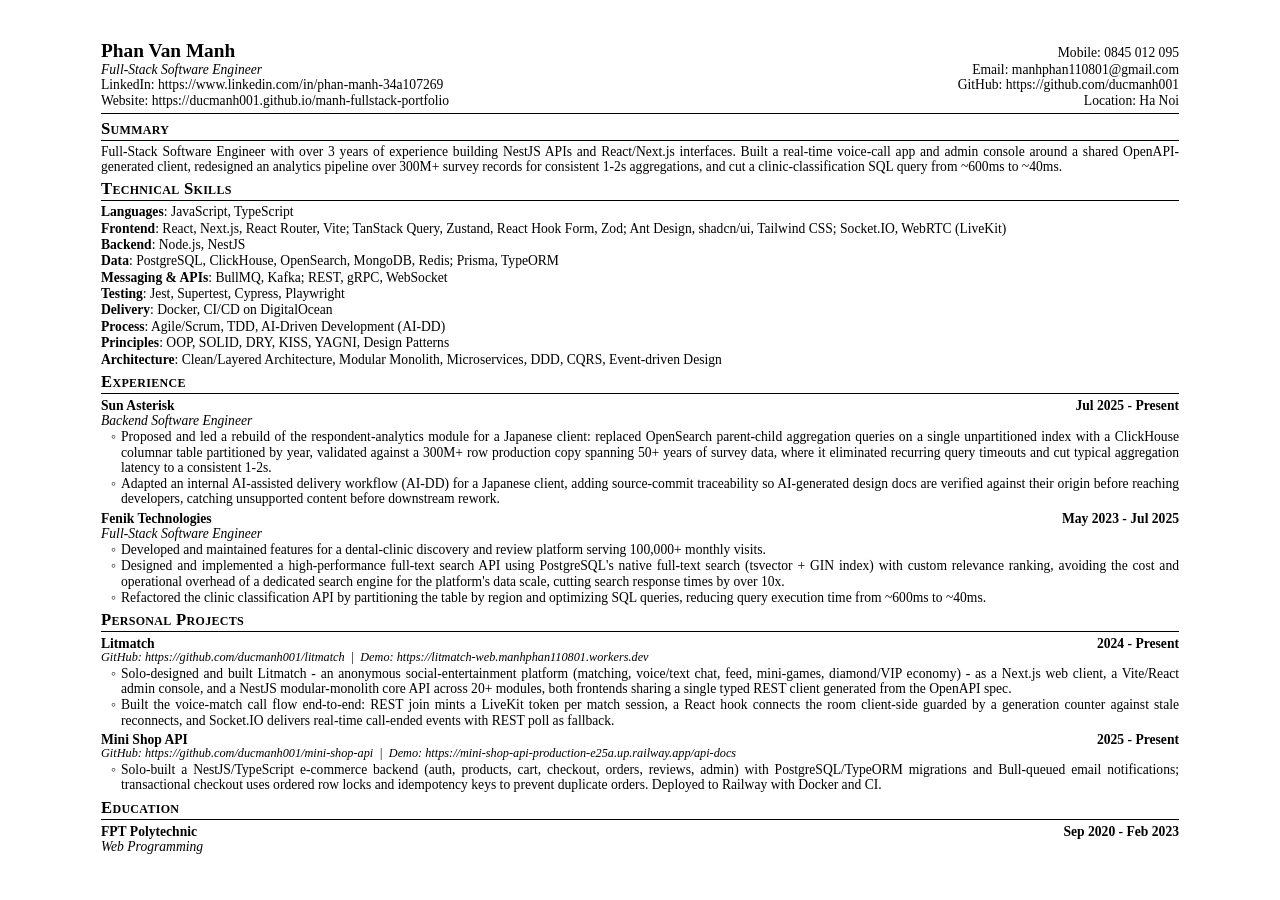
<file: assets/cv/Phan_Van_Manh_CV_Fullstack.html>
<!DOCTYPE html>
<html lang="en">
<head>
<meta charset="UTF-8">
<title>Phan Van Manh - Full-Stack CV</title>
<style>
  @page {
    size: Letter;
    margin: 0.2in 0.5in;
  }
  * { box-sizing: border-box; }
  html, body {
    margin: 0;
    padding: 0;
    font-family: Georgia, "Times New Roman", serif;
    font-size: 10.2pt;
    line-height: 1.13;
    color: #000;
  }
  a { color: #000; text-decoration: none; }

  .header-row {
    display: flex;
    justify-content: space-between;
    align-items: baseline;
  }
  .header-row .name {
    font-weight: bold;
    font-size: 14.5pt;
  }
  .header-row .role {
    font-style: italic;
  }
  .header-rule {
    border: none;
    border-top: 1.1pt solid #000;
    margin: 5px 0 1px 0;
  }

  .section-title {
    font-variant: small-caps;
    font-weight: bold;
    font-size: 12.5pt;
    letter-spacing: 0.3px;
    border-bottom: 1pt solid #000;
    padding-bottom: 1px;
    margin: 6px 0 3px 0;
  }

  .plain-line { margin: 1px 0; }
  .plain-line b { font-weight: bold; }

  .entry-header {
    display: flex;
    justify-content: space-between;
    font-weight: bold;
    margin-top: 4px;
  }
  .entry-sub {
    font-style: italic;
    margin: 0 0 1px 0;
  }
  .entry-link {
    font-style: italic;
    margin: 0 0 1px 0;
    font-size: 9.2pt;
  }

  ul.bullets {
    list-style-type: "\25E6\0020";
    margin: 1px 0 4px 0;
    padding-left: 18px;
  }
  ul.bullets li {
    margin-bottom: 0.5px;
    padding-left: 2px;
    text-align: justify;
  }
  ul.bullets.nested {
    margin: 1px 0 3px 0;
  }

  .summary-text {
    margin: 1px 0 3px 0;
    text-align: justify;
    -webkit-hyphens: auto;
    hyphens: auto;
  }

  @media screen {
    body {
      max-width: 1190px;
      margin: 0 auto;
      padding: 40px 56px;
      background: #fff;
    }
  }
</style>
</head>
<body>

  <div class="header-row">
    <span class="name">Phan Van Manh</span>
    <span>Mobile: 0845 012 095</span>
  </div>
  <div class="header-row">
    <span class="role">Full-Stack Software Engineer</span>
    <span>Email: manhphan110801@gmail.com</span>
  </div>
  <div class="header-row">
    <span>LinkedIn: <a href="https://www.linkedin.com/in/phan-manh-34a107269">https://www.linkedin.com/in/phan-manh-34a107269</a></span>
    <span>GitHub: <a href="https://github.com/ducmanh001">https://github.com/ducmanh001</a></span>
  </div>
  <div class="header-row">
    <span>Website: <a href="https://ducmanh001.github.io/manh-fullstack-portfolio">https://ducmanh001.github.io/manh-fullstack-portfolio</a></span>
    <span>Location: Ha Noi</span>
  </div>
  <hr class="header-rule">

  <div class="section-title">Summary</div>
  <p class="summary-text">Full-Stack Software Engineer with over 3 years of experience building NestJS APIs and React/Next.js
  interfaces. Built a real-time voice-call app and admin console around a shared OpenAPI-generated client,
  redesigned an analytics pipeline over 300M+ survey records for consistent 1-2s aggregations, and cut a
  clinic-classification SQL query from ~600ms to ~40ms.</p>

  <div class="section-title">Technical Skills</div>
  <p class="plain-line"><b>Languages</b>: JavaScript, TypeScript</p>
  <p class="plain-line"><b>Frontend</b>: React, Next.js, React Router, Vite; TanStack Query, Zustand, React Hook Form, Zod; Ant Design, shadcn/ui, Tailwind CSS; Socket.IO, WebRTC (LiveKit)</p>
  <p class="plain-line"><b>Backend</b>: Node.js, NestJS</p>
  <p class="plain-line"><b>Data</b>: PostgreSQL, ClickHouse, OpenSearch, MongoDB, Redis; Prisma, TypeORM</p>
  <p class="plain-line"><b>Messaging &amp; APIs</b>: BullMQ, Kafka; REST, gRPC, WebSocket</p>
  <p class="plain-line"><b>Testing</b>: Jest, Supertest, Cypress, Playwright</p>
  <p class="plain-line"><b>Delivery</b>: Docker, CI/CD on DigitalOcean</p>
  <p class="plain-line"><b>Process</b>: Agile/Scrum, TDD, AI-Driven Development (AI-DD)</p>
  <p class="plain-line"><b>Principles</b>: OOP, SOLID, DRY, KISS, YAGNI, Design Patterns</p>
  <p class="plain-line"><b>Architecture</b>: Clean/Layered Architecture, Modular Monolith, Microservices, DDD, CQRS, Event-driven Design</p>

  <div class="section-title">Experience</div>

  <div class="entry-header">
    <span>Sun Asterisk</span>
    <span>Jul 2025 - Present</span>
  </div>
  <div class="entry-sub">Backend Software Engineer</div>
  <ul class="bullets">
    <li>Proposed and led a rebuild of the respondent-analytics module for a Japanese client: replaced OpenSearch parent-child aggregation queries on a single unpartitioned index with a ClickHouse columnar table partitioned by year, validated against a 300M+ row production copy spanning 50+ years of survey data, where it eliminated recurring query timeouts and cut typical aggregation latency to a consistent 1-2s.</li>
    <li>Adapted an internal AI-assisted delivery workflow (AI-DD) for a Japanese client, adding source-commit traceability so AI-generated design docs are verified against their origin before reaching developers, catching unsupported content before downstream rework.</li>
  </ul>

  <div class="entry-header">
    <span>Fenik Technologies</span>
    <span>May 2023 - Jul 2025</span>
  </div>
  <div class="entry-sub">Full-Stack Software Engineer</div>
  <ul class="bullets">
    <li>Developed and maintained features for a dental-clinic discovery and review platform serving 100,000+ monthly visits.</li>
    <li>Designed and implemented a high-performance full-text search API using PostgreSQL's native full-text search (tsvector + GIN index) with custom relevance ranking, avoiding the cost and operational overhead of a dedicated search engine for the platform's data scale, cutting search response times by over 10x.</li>
    <li>Refactored the clinic classification API by partitioning the table by region and optimizing SQL queries, reducing query execution time from ~600ms to ~40ms.</li>
  </ul>

  <div class="section-title">Personal Projects</div>
  <div class="entry-header">
    <span>Litmatch</span>
    <span>2024 - Present</span>
  </div>
  <div class="entry-link">GitHub: <a href="https://github.com/ducmanh001/litmatch">https://github.com/ducmanh001/litmatch</a> &nbsp;|&nbsp; Demo: <a href="https://litmatch-web.manhphan110801.workers.dev">https://litmatch-web.manhphan110801.workers.dev</a></div>
  <ul class="bullets">
    <li>Solo-designed and built Litmatch - an anonymous social-entertainment platform (matching, voice/text chat, feed, mini-games, diamond/VIP economy) - as a Next.js web client, a Vite/React admin console, and a NestJS modular-monolith core API across 20+ modules, both frontends sharing a single typed REST client generated from the OpenAPI spec.</li>
    <li>Built the voice-match call flow end-to-end: REST join mints a LiveKit token per match session, a React hook connects the room client-side guarded by a generation counter against stale reconnects, and Socket.IO delivers real-time call-ended events with REST poll as fallback.</li>
  </ul>

  <div class="entry-header">
    <span>Mini Shop API</span>
    <span>2025 - Present</span>
  </div>
  <div class="entry-link">GitHub: <a href="https://github.com/ducmanh001/mini-shop-api">https://github.com/ducmanh001/mini-shop-api</a> &nbsp;|&nbsp; Demo: <a href="https://mini-shop-api-production-e25a.up.railway.app/api-docs">https://mini-shop-api-production-e25a.up.railway.app/api-docs</a></div>
  <ul class="bullets">
    <li>Solo-built a NestJS/TypeScript e-commerce backend (auth, products, cart, checkout, orders, reviews, admin) with PostgreSQL/TypeORM migrations and Bull-queued email notifications; transactional checkout uses ordered row locks and idempotency keys to prevent duplicate orders. Deployed to Railway with Docker and CI.</li>
  </ul>

  <div class="section-title">Education</div>
  <div class="entry-header">
    <span>FPT Polytechnic</span>
    <span>Sep 2020 - Feb 2023</span>
  </div>
  <div class="entry-sub">Web Programming</div>

</body>
</html>
</file>
<file: assets/css/styles.css>
:root {
  --bg: #05070d;
  --bg-elevated: #0a0e17;
  --card: rgba(255, 255, 255, 0.035);
  --card-border: rgba(255, 255, 255, 0.09);
  --card-border-strong: rgba(255, 255, 255, 0.14);
  --text: #eef2f8;
  --text-dim: #9aa4b8;
  --text-dimmer: #667085;
  --cyan: #22d3ee;
  --cyan-strong: #06b6d4;
  --blue: #38bdf8;
  --green: #34d399;
  --amber: #f59e0b;
  --violet: #a78bfa;
  --radius-lg: 26px;
  --radius-md: 18px;
  --radius-sm: 12px;
  --font-sans: "Manrope", system-ui, -apple-system, "Segoe UI", sans-serif;
  --font-mono: "JetBrains Mono", "Fira Code", ui-monospace, monospace;
  --container-w: 1200px;
  --shadow-card: 0 20px 60px -30px rgba(0, 0, 0, 0.6);
  color-scheme: dark;
}

:root[data-theme="light"] {
  --bg: #f4f6fb;
  --bg-elevated: #ffffff;
  --card: rgba(10, 14, 25, 0.035);
  --card-border: rgba(10, 14, 25, 0.09);
  --card-border-strong: rgba(10, 14, 25, 0.16);
  --text: #0d1220;
  --text-dim: #333d4d;
  --text-dimmer: #56606f;
  color-scheme: light;
}

* { box-sizing: border-box; }
html { scroll-behavior: smooth; scroll-padding-top: 100px; }

.hero-grid > *,
.hero-info-row > *,
.about-grid > *,
.skills-grid > *,
.experience-grid > *,
.projects-grid > *,
.contact-grid > *,
.footer-grid > *,
.stats-row > *,
.quick-facts-grid > *,
.social-strip > * {
  min-width: 0;
}

body {
  margin: 0;
  background: var(--bg);
  color: var(--text);
  font-family: var(--font-sans);
  line-height: 1.5;
  -webkit-font-smoothing: antialiased;
  overflow-x: hidden;
  transition: background 0.3s ease, color 0.3s ease;
}

.skip-link {
  position: absolute;
  left: -999px;
  top: 0;
  background: var(--cyan);
  color: #04121a;
  padding: 10px 16px;
  border-radius: 8px;
  z-index: 999;
}
.skip-link:focus { left: 16px; top: 16px; }

.container {
  max-width: var(--container-w);
  margin: 0 auto;
  padding: 0 24px;
  position: relative;
}

img, svg { display: block; }
a { color: inherit; text-decoration: none; }
button { font-family: inherit; cursor: pointer; }
ul { margin: 0; padding: 0; list-style: none; }

/* ---------- background fx ---------- */
.bg-glow {
  position: fixed;
  z-index: -1;
  width: 640px;
  height: 640px;
  border-radius: 50%;
  filter: blur(120px);
  opacity: 0.22;
  pointer-events: none;
}
.bg-glow-cyan { top: -180px; right: -160px; background: var(--cyan); }
.bg-glow-blue { top: 900px; left: -220px; background: var(--blue); opacity: 0.16; }

/* ---------- header / nav ---------- */
.site-header {
  position: sticky;
  top: 0;
  z-index: 100;
  padding: 16px 0;
  background: linear-gradient(to bottom, color-mix(in srgb, var(--bg) 88%, transparent), transparent);
  backdrop-filter: blur(10px);
}
.nav-wrap {
  display: flex;
  align-items: center;
  justify-content: space-between;
  gap: 16px;
}
.brand {
  display: flex;
  align-items: center;
  gap: 10px;
  flex-shrink: 0;
}
.brand-avatar {
  position: relative;
  width: 42px;
  height: 42px;
  border-radius: 50%;
  display: grid;
  place-items: center;
  font-weight: 800;
  font-size: 17px;
  color: #04121a;
  background: linear-gradient(135deg, var(--cyan), var(--blue));
}
.brand-dot {
  position: absolute;
  top: -2px;
  right: -2px;
  width: 12px;
  height: 12px;
  border-radius: 50%;
  background: var(--green);
  border: 2px solid var(--bg);
}
.brand-text { display: flex; flex-direction: column; line-height: 1.15; }
.brand-kicker {
  font-family: var(--font-mono);
  font-size: 10px;
  letter-spacing: 0.14em;
  color: var(--text-dimmer);
}
.brand-name { font-weight: 700; font-size: 15px; }

.nav-pill {
  display: flex;
  align-items: center;
  gap: 2px;
  background: var(--card);
  border: 1px solid var(--card-border);
  border-radius: 999px;
  padding: 5px;
}
.nav-pill a {
  display: flex;
  align-items: center;
  gap: 6px;
  padding: 8px 14px;
  border-radius: 999px;
  font-size: 13px;
  font-weight: 600;
  color: var(--text-dim);
  transition: background 0.2s ease, color 0.2s ease;
  white-space: nowrap;
}
.nav-pill a i {
  font-style: normal;
  font-family: var(--font-mono);
  font-size: 10px;
  opacity: 0.6;
}
.nav-pill a:hover { color: var(--text); }
.nav-pill a.active {
  background: linear-gradient(135deg, var(--cyan), var(--cyan-strong));
  color: #04121a;
}
.nav-pill a.active i { opacity: 0.75; }

.nav-actions { display: flex; align-items: center; gap: 10px; flex-shrink: 0; }
.theme-toggle {
  width: 36px;
  height: 36px;
  border-radius: 50%;
  border: 1px solid var(--card-border);
  background: var(--card);
  color: var(--text);
  display: grid;
  place-items: center;
}
.theme-toggle svg { width: 16px; height: 16px; }

.menu-btn {
  display: none;
  width: 40px;
  height: 40px;
  border-radius: 12px;
  border: 1px solid var(--card-border);
  background: var(--card);
  color: var(--text);
  align-items: center;
  justify-content: center;
}
.menu-btn svg { width: 20px; height: 20px; }

/* ---------- buttons / pills / badges ---------- */
.btn {
  display: inline-flex;
  align-items: center;
  gap: 8px;
  padding: 13px 22px;
  border-radius: 999px;
  font-weight: 700;
  font-size: 14px;
  border: 1px solid transparent;
  transition: transform 0.2s ease, opacity 0.2s ease;
}
.btn:hover { transform: translateY(-1px); }
.btn-primary {
  background: linear-gradient(135deg, var(--cyan), var(--cyan-strong));
  color: #04121a;
}
.btn-ghost {
  background: var(--card);
  border-color: var(--card-border);
  color: var(--text);
}
.btn-icon { width: 16px; height: 16px; }
.btn-sm { padding: 9px 18px; font-size: 13px; }
.btn-block { width: 100%; justify-content: center; }

.badge {
  display: inline-flex;
  align-items: center;
  gap: 8px;
  font-size: 12.5px;
  font-weight: 600;
  padding: 8px 14px;
  border-radius: 999px;
  border: 1px solid var(--card-border);
  background: var(--card);
  color: var(--text-dim);
}
.badge-live { color: var(--green); border-color: color-mix(in srgb, var(--green) 35%, var(--card-border)); }
.badge-current { color: var(--green); }

.dot { width: 7px; height: 7px; border-radius: 50%; display: inline-block; }
.dot-green { background: var(--green); box-shadow: 0 0 0 3px color-mix(in srgb, var(--green) 20%, transparent); }

.pill-row { display: flex; flex-wrap: wrap; gap: 10px; margin: 20px 0; }
.pill {
  display: inline-flex;
  align-items: center;
  gap: 7px;
  font-size: 13px;
  font-weight: 600;
  padding: 7px 14px;
  border-radius: 999px;
  border: 1px solid var(--card-border);
  color: var(--text-dim);
}
.pill-accent { color: var(--green); border-color: color-mix(in srgb, var(--green) 30%, var(--card-border)); }

/* ---------- generic card ---------- */
.card {
  background: var(--card);
  border: 1px solid var(--card-border);
  border-radius: var(--radius-lg);
  box-shadow: var(--shadow-card);
}

/* ---------- hero ---------- */
.hero { padding: 28px 24px 90px; scroll-margin-top: 100px; }
.hero-top-row {
  display: flex;
  align-items: center;
  justify-content: space-between;
  margin-bottom: 22px;
  flex-wrap: wrap;
  gap: 12px;
}
.scroll-hint {
  font-family: var(--font-mono);
  font-size: 12.5px;
  color: var(--text-dimmer);
}

.hero-card {
  border: 1px solid var(--card-border);
  border-radius: 32px;
  background: linear-gradient(180deg, color-mix(in srgb, var(--cyan) 5%, var(--card)), var(--card));
  padding: 48px;
  position: relative;
  overflow: hidden;
}
.hero-card::before {
  content: "";
  position: absolute;
  top: 0; left: 8%; right: 8%;
  height: 1px;
  background: linear-gradient(90deg, transparent, var(--cyan), var(--blue), transparent);
  opacity: 0.7;
}

.hero-grid {
  display: grid;
  grid-template-columns: 1.5fr 1fr;
  gap: 56px;
  align-items: start;
}

.eyebrow {
  font-family: var(--font-mono);
  letter-spacing: 0.16em;
  font-size: 13px;
  color: var(--text-dimmer);
  margin: 0 0 6px;
}
.hero-name {
  font-size: clamp(40px, 6vw, 72px);
  font-weight: 800;
  line-height: 1.02;
  margin: 0;
  letter-spacing: -0.02em;
}
.hero-role {
  font-size: clamp(40px, 6vw, 72px);
  font-weight: 800;
  line-height: 1.02;
  margin: 4px 0 0;
  letter-spacing: -0.02em;
  background: linear-gradient(135deg, var(--cyan), var(--blue) 70%);
  -webkit-background-clip: text;
  background-clip: text;
  color: transparent;
}
.hero-desc {
  color: var(--text-dim);
  font-size: 16px;
  max-width: 56ch;
  margin: 0 0 28px;
}
.hero-actions { display: flex; flex-wrap: wrap; gap: 14px; }

.hero-stats { display: flex; flex-direction: column; gap: 16px; }
.stat-card {
  display: flex;
  align-items: center;
  justify-content: space-between;
  gap: 12px;
  border: 1px solid var(--card-border);
  background: var(--bg-elevated);
  border-radius: var(--radius-md);
  padding: 20px 22px;
}
.stat-num {
  display: block;
  font-size: 30px;
  font-weight: 800;
  background: linear-gradient(135deg, var(--cyan), var(--blue));
  -webkit-background-clip: text;
  background-clip: text;
  color: transparent;
}
.stat-label { font-size: 13px; color: var(--text-dim); }
.stat-index {
  flex-shrink: 0;
  width: 40px;
  height: 40px;
  border-radius: 50%;
  display: grid;
  place-items: center;
  font-weight: 700;
  font-size: 13px;
  color: #04121a;
  background: linear-gradient(135deg, var(--cyan), var(--cyan-strong));
}

.hero-info-row {
  margin-top: 40px;
  display: grid;
  grid-template-columns: repeat(4, 1fr);
  gap: 16px;
}
.info-card {
  border: 1px solid var(--card-border);
  background: var(--bg-elevated);
  border-radius: var(--radius-md);
  padding: 18px 20px;
  display: flex;
  flex-direction: column;
  gap: 8px;
}
.mini-label {
  font-family: var(--font-mono);
  font-size: 10.5px;
  letter-spacing: 0.12em;
  color: var(--text-dimmer);
}
.info-sub { font-size: 12.5px; color: var(--text-dimmer); display: flex; align-items: center; gap: 6px; }
.info-cv-row { display: flex; align-items: center; justify-content: space-between; gap: 12px; }
.icon-btn {
  width: 38px;
  height: 38px;
  border-radius: 50%;
  display: grid;
  place-items: center;
  background: linear-gradient(135deg, var(--cyan), var(--cyan-strong));
  color: #04121a;
  flex-shrink: 0;
}
.icon-btn svg { width: 17px; height: 17px; }
.stack-icons { display: flex; gap: 8px; flex-wrap: wrap; }
.stack-ico {
  width: 32px;
  height: 32px;
  border-radius: 10px;
  display: grid;
  place-items: center;
  font-family: var(--font-mono);
  font-size: 10.5px;
  font-weight: 700;
  border: 1px solid var(--card-border-strong);
  color: var(--text-dim);
}
.stack-ico-fill { background: color-mix(in srgb, var(--cyan) 12%, transparent); color: var(--cyan); border-color: color-mix(in srgb, var(--cyan) 30%, transparent); }

.marquee {
  margin-top: 36px;
  overflow: hidden;
  border-top: 1px solid var(--card-border);
  border-bottom: 1px solid var(--card-border);
  padding: 16px 0;
  mask-image: linear-gradient(90deg, transparent, #000 8%, #000 92%, transparent);
}
.marquee-track {
  display: flex;
  gap: 28px;
  white-space: nowrap;
  width: max-content;
  animation: marquee 32s linear infinite;
  font-family: var(--font-mono);
  font-size: 14px;
  color: var(--text-dim);
  align-items: center;
}
.marquee-track i { color: var(--cyan); font-style: normal; opacity: 0.6; font-size: 10px; }
@keyframes marquee {
  from { transform: translateX(0); }
  to { transform: translateX(-50%); }
}

.keep-scrolling {
  margin-top: 44px;
  display: flex;
  flex-direction: column;
  align-items: center;
  gap: 10px;
  font-family: var(--font-mono);
  font-size: 11px;
  letter-spacing: 0.14em;
  color: var(--text-dimmer);
}
.scroll-arrow {
  width: 34px;
  height: 34px;
  border-radius: 50%;
  border: 1px solid var(--card-border);
  display: grid;
  place-items: center;
  animation: bob 2.2s ease-in-out infinite;
}
.scroll-arrow svg { width: 16px; height: 16px; }
@keyframes bob {
  0%, 100% { transform: translateY(0); }
  50% { transform: translateY(5px); }
}

/* ---------- sections shared ---------- */
.section { padding: 96px 24px; scroll-margin-top: 100px; }
.section-title {
  font-size: clamp(32px, 4vw, 48px);
  font-weight: 800;
  margin: 0 0 10px;
  letter-spacing: -0.01em;
}
.section-sub { color: var(--text-dim); font-size: 16px; margin: 0 0 44px; }
.section-head-row {
  display: flex;
  align-items: flex-end;
  justify-content: space-between;
  gap: 24px;
  flex-wrap: wrap;
}
.section-meta {
  font-family: var(--font-mono);
  font-size: 12.5px;
  color: var(--text-dimmer);
  padding-bottom: 44px;
}

/* ---------- about ---------- */
.about-grid {
  display: grid;
  grid-template-columns: 0.85fr 1.15fr;
  gap: 24px;
  align-items: start;
}
.profile-card, .bio-card { padding: 30px; }
.profile-head { display: flex; align-items: center; gap: 16px; margin-bottom: 24px; }
.profile-avatar {
  position: relative;
  width: 64px;
  height: 64px;
  border-radius: 50%;
  display: grid;
  place-items: center;
  font-size: 24px;
  font-weight: 800;
  color: #04121a;
  background: linear-gradient(135deg, var(--cyan), var(--blue));
  flex-shrink: 0;
}
.avatar-dot {
  position: absolute;
  bottom: 2px; right: 2px;
  width: 13px; height: 13px;
  border-radius: 50%;
  background: var(--green);
  border: 2px solid var(--bg-elevated);
}
.profile-name { display: block; font-size: 18px; font-weight: 700; }
.profile-role { display: block; font-size: 13.5px; color: var(--cyan); margin-top: 2px; }
.profile-loc { display: block; font-size: 12.5px; color: var(--text-dimmer); margin-top: 2px; }
.profile-rows { display: flex; flex-direction: column; gap: 4px; padding: 16px 0; border-top: 1px solid var(--card-border); border-bottom: 1px solid var(--card-border); }
.profile-row {
  display: flex;
  align-items: center;
  gap: 10px;
  padding: 8px 4px;
  font-size: 13.5px;
  color: var(--text-dim);
  border-radius: 8px;
}
.profile-row:hover { color: var(--text); }
.row-ico {
  width: 30px; height: 30px;
  border-radius: 9px;
  display: grid;
  place-items: center;
  background: color-mix(in srgb, var(--cyan) 10%, transparent);
  color: var(--cyan);
  flex-shrink: 0;
}
.row-ico svg { width: 14px; height: 14px; }
.row-ico-sm { width: 14px; height: 14px; color: var(--text-dim); }
.social-row { display: flex; gap: 10px; margin-top: 18px; }
.social-chip {
  display: flex;
  align-items: center;
  gap: 8px;
  font-size: 13px;
  font-weight: 600;
  padding: 9px 14px;
  border-radius: 999px;
  border: 1px solid var(--card-border);
  color: var(--text-dim);
}
.social-chip svg { width: 15px; height: 15px; }
.social-chip:hover { color: var(--cyan); border-color: color-mix(in srgb, var(--cyan) 30%, var(--card-border)); }

.bio-card p { color: var(--text-dim); font-size: 15.5px; margin: 0 0 16px; }
.bio-card p strong { color: var(--text); }

.stats-row {
  display: grid;
  grid-template-columns: repeat(3, 1fr);
  gap: 14px;
  margin: 26px 0;
}
.stat-box {
  display: flex;
  flex-direction: column;
  align-items: center;
  text-align: center;
  border: 1px solid var(--card-border);
  border-radius: var(--radius-sm);
  padding: 18px 10px;
  background: var(--bg-elevated);
}
.stat-box strong {
  display: block;
  font-size: 26px;
  font-weight: 800;
  background: linear-gradient(135deg, var(--cyan), var(--blue));
  -webkit-background-clip: text;
  background-clip: text;
  color: transparent;
}
.stat-box > span {
  display: block;
  font-size: 10.5px;
  letter-spacing: 0.05em;
  color: var(--text-dimmer);
  margin-top: 4px;
  white-space: nowrap;
}
.stat-view {
  margin-top: 8px;
  font-family: var(--font-mono);
  font-size: 10px;
  color: var(--cyan);
}

.quick-facts {
  border: 1px solid var(--card-border);
  border-radius: var(--radius-md);
  padding: 20px;
  background: linear-gradient(135deg, color-mix(in srgb, var(--cyan) 6%, transparent), transparent);
}
.quick-facts-head { display: flex; align-items: center; justify-content: space-between; margin-bottom: 16px; }
.quick-facts-head span:first-child {
  font-family: var(--font-mono);
  font-size: 11px;
  letter-spacing: 0.12em;
  color: var(--cyan);
  font-weight: 700;
}
.quick-facts-tag { font-family: var(--font-mono); font-size: 11px; color: var(--text-dimmer); }
.quick-facts-grid { display: grid; grid-template-columns: 1fr 1fr; gap: 16px; }
.quick-facts-grid div { display: flex; flex-direction: column; gap: 4px; }
.quick-facts-grid span { font-size: 10.5px; letter-spacing: 0.06em; color: var(--text-dimmer); }
.quick-facts-grid strong { font-size: 14px; }

/* ---------- skills ---------- */
.skills-grid {
  display: grid;
  grid-template-columns: repeat(3, 1fr);
  gap: 20px;
}
.skills-grid-row2 { margin-top: 20px; }
.skill-card { padding: 26px; }
.skill-top { display: flex; align-items: center; gap: 14px; margin-bottom: 16px; padding-bottom: 16px; border-bottom: 1px solid var(--card-border); position: relative; }
.skill-top::before {
  content: "";
  position: absolute;
  top: -26px; left: -26px; right: -26px;
  height: 4px;
  border-radius: 4px 4px 0 0;
}
.bar-cyan::before { background: linear-gradient(90deg, var(--cyan), var(--blue)); }
.bar-warm::before { background: linear-gradient(90deg, var(--amber), var(--cyan)); }
.bar-teal::before { background: linear-gradient(90deg, var(--green), var(--cyan)); }
.skill-index {
  width: 30px; height: 30px;
  border-radius: 50%;
  display: grid;
  place-items: center;
  font-size: 12px;
  font-weight: 700;
  color: #04121a;
  background: linear-gradient(135deg, var(--cyan), var(--blue));
}
.skill-top h3 { font-size: 17px; margin: 0; }
.tag-list { display: flex; flex-wrap: wrap; gap: 9px; }
.tag {
  display: inline-flex;
  align-items: center;
  gap: 6px;
  font-size: 12.5px;
  font-weight: 600;
  padding: 7px 12px;
  border-radius: 10px;
  border: 1px solid var(--card-border);
  color: var(--text-dim);
}
.tag-ico {
  font-style: normal;
  font-family: var(--font-mono);
  font-size: 10px;
  background: color-mix(in srgb, var(--cyan) 15%, transparent);
  color: var(--cyan);
  padding: 2px 5px;
  border-radius: 5px;
}
.tag-accent { color: var(--cyan); border-color: color-mix(in srgb, var(--cyan) 30%, var(--card-border)); background: color-mix(in srgb, var(--cyan) 6%, transparent); }
.tag-list-sm .tag { font-size: 12px; padding: 6px 11px; }

.soft-card, .highlight-card, .other-card { padding: 26px; }
.soft-card h3, .highlight-card h3, .other-card h3 { font-size: 17px; margin: 0 0 18px; }
.check-list { display: flex; flex-direction: column; gap: 12px; }
.check-list li { display: flex; align-items: center; gap: 12px; font-size: 14px; color: var(--text-dim); }
.check-list li i {
  font-style: normal;
  width: 24px; height: 24px;
  border-radius: 50%;
  display: grid;
  place-items: center;
  font-family: var(--font-mono);
  font-size: 10px;
  background: color-mix(in srgb, var(--cyan) 12%, transparent);
  color: var(--cyan);
  flex-shrink: 0;
}
.highlight-list { display: flex; flex-direction: column; gap: 16px; }
.highlight-row { display: flex; flex-direction: column; gap: 3px; padding-bottom: 14px; border-bottom: 1px solid var(--card-border); }
.highlight-row:last-child { border-bottom: none; padding-bottom: 0; }
.highlight-row strong {
  font-size: 20px;
  font-weight: 800;
  background: linear-gradient(135deg, var(--cyan), var(--blue));
  -webkit-background-clip: text;
  background-clip: text;
  color: transparent;
}
.highlight-row span { font-size: 13px; color: var(--text-dim); }

/* ---------- experience ---------- */
.experience-grid { display: grid; grid-template-columns: 1fr 1fr; gap: 24px; }
.exp-card { padding: 30px; }
.exp-card-current { border-color: color-mix(in srgb, var(--cyan) 35%, var(--card-border)); }
.exp-top { display: flex; align-items: center; justify-content: space-between; margin-bottom: 14px; flex-wrap: wrap; gap: 10px; }
.date-pill {
  font-family: var(--font-mono);
  font-size: 12px;
  color: var(--text-dim);
  border: 1px solid var(--card-border);
  padding: 5px 12px;
  border-radius: 999px;
}
.exp-role { font-size: 22px; margin: 0 0 6px; color: var(--cyan); }
.exp-company { display: flex; align-items: center; gap: 8px; font-size: 14px; font-weight: 600; color: var(--text-dim); margin-bottom: 14px; }
.exp-desc { color: var(--text-dim); font-size: 14.5px; margin: 0 0 16px; }
.bullet-list { display: flex; flex-direction: column; gap: 10px; margin: 16px 0; }
.bullet-list li {
  position: relative;
  padding-left: 18px;
  font-size: 13.5px;
  color: var(--text-dim);
}
.bullet-list li::before {
  content: "";
  position: absolute;
  left: 0; top: 7px;
  width: 6px; height: 6px;
  border-radius: 50%;
  background: var(--cyan);
}
.tech-tags { display: flex; flex-wrap: wrap; gap: 8px; margin-top: 18px; padding-top: 18px; border-top: 1px solid var(--card-border); }
.tech-tags span {
  font-family: var(--font-mono);
  font-size: 11.5px;
  color: var(--text-dim);
  border: 1px solid var(--card-border);
  padding: 5px 10px;
  border-radius: 8px;
}

/* ---------- projects ---------- */
.projects-grid { display: grid; grid-template-columns: 1fr 1fr; gap: 24px; }
.project-card { padding: 30px; }
.flow-diagram {
  display: flex;
  flex-wrap: wrap;
  align-items: center;
  gap: 10px;
  margin: 18px 0;
  padding: 16px;
  border: 1px solid var(--card-border);
  border-radius: var(--radius-md);
  background: var(--bg-elevated);
}
.flow-step {
  display: flex;
  align-items: center;
  gap: 8px;
  font-size: 12.5px;
  font-weight: 600;
  color: var(--text-dim);
  background: var(--card);
  border: 1px solid var(--card-border);
  border-radius: 10px;
  padding: 8px 12px;
}
.flow-step i {
  font-style: normal;
  width: 20px; height: 20px;
  border-radius: 50%;
  display: grid;
  place-items: center;
  font-family: var(--font-mono);
  font-size: 10px;
  background: color-mix(in srgb, var(--cyan) 14%, transparent);
  color: var(--cyan);
  flex-shrink: 0;
}
.flow-arrow { color: var(--text-dimmer); font-size: 14px; flex-shrink: 0; }
.flow-caption {
  width: 100%;
  font-family: var(--font-mono);
  font-size: 11px;
  color: var(--text-dimmer);
  margin-top: 2px;
}
.project-links { display: flex; gap: 12px; margin-top: 18px; }
.project-links a {
  display: flex;
  align-items: center;
  gap: 8px;
  font-size: 13px;
  font-weight: 600;
  padding: 9px 15px;
  border-radius: 999px;
  border: 1px solid var(--card-border);
  color: var(--text-dim);
}
.project-links a svg { width: 14px; height: 14px; }
.project-links a:hover { color: var(--cyan); border-color: color-mix(in srgb, var(--cyan) 30%, var(--card-border)); }

/* ---------- education ---------- */
.education-card {
  display: flex;
  align-items: center;
  gap: 24px;
  padding: 30px;
}
.edu-icon {
  flex-shrink: 0;
  width: 60px; height: 60px;
  border-radius: 16px;
  display: grid;
  place-items: center;
  background: linear-gradient(135deg, color-mix(in srgb, var(--cyan) 18%, transparent), color-mix(in srgb, var(--blue) 10%, transparent));
  color: var(--cyan);
}
.edu-icon svg { width: 28px; height: 28px; }
.edu-body .exp-role { color: var(--text); }

/* ---------- contact ---------- */
.contact-grid { display: grid; grid-template-columns: 0.85fr 1.15fr; gap: 20px; align-items: stretch; }
.contact-info-col { display: flex; flex-direction: column; gap: 16px; }
.info-mini-card {
  display: flex;
  align-items: center;
  gap: 14px;
  padding: 18px 20px;
}
.info-mini-card div { display: flex; flex-direction: column; gap: 2px; }
.info-mini-card a, .info-mini-card strong { font-size: 14.5px; font-weight: 600; }
.row-arrow { margin-left: auto; color: var(--text-dimmer); }

.contact-form { padding: 30px; display: flex; flex-direction: column; gap: 20px; }
.form-hint { margin: -8px 0 0; font-size: 12.5px; color: var(--text-dimmer); text-align: center; }
.form-field { display: flex; flex-direction: column; gap: 10px; }
.form-field span {
  display: flex;
  align-items: center;
  gap: 8px;
  font-family: var(--font-mono);
  font-size: 11px;
  letter-spacing: 0.1em;
  color: var(--text-dimmer);
}
.field-num {
  font-style: normal;
  width: 20px; height: 20px;
  border-radius: 50%;
  display: grid;
  place-items: center;
  background: color-mix(in srgb, var(--cyan) 14%, transparent);
  color: var(--cyan);
  font-size: 10px;
}
.form-field input, .form-field textarea {
  font-family: var(--font-sans);
  font-size: 14px;
  color: var(--text);
  background: var(--bg-elevated);
  border: 1px solid var(--card-border);
  border-radius: var(--radius-sm);
  padding: 13px 16px;
  resize: vertical;
}
.form-field input:focus, .form-field textarea:focus {
  outline: none;
  border-color: color-mix(in srgb, var(--cyan) 45%, var(--card-border));
}

.social-strip { display: grid; grid-template-columns: 1fr 1fr; gap: 16px; margin-top: 24px; }
.social-strip-item {
  display: flex;
  align-items: center;
  gap: 14px;
  padding: 18px 20px;
  border: 1px solid var(--card-border);
  border-radius: var(--radius-md);
  background: var(--card);
}
.social-strip-item span:nth-child(2) {
  display: flex;
  flex-direction: column;
  font-family: var(--font-mono);
  font-size: 10.5px;
  color: var(--text-dimmer);
  gap: 2px;
}
.social-strip-item strong { font-family: var(--font-sans); font-size: 14.5px; color: var(--text); }

/* ---------- footer ---------- */
.site-footer { border-top: 1px solid var(--card-border); padding: 56px 0 32px; margin-top: 40px; }
.footer-grid { display: grid; grid-template-columns: 1.4fr 1fr 1fr; gap: 40px; }
.footer-brand-row { display: flex; align-items: center; gap: 12px; margin: 14px 0 16px; }
.footer-avatar { width: 40px; height: 40px; font-size: 16px; }
.footer-brand-row strong { display: block; font-size: 15px; }
.footer-brand-row .footer-role { display: block; font-family: var(--font-mono); font-size: 11px; color: var(--text-dimmer); margin-top: 2px; }
.footer-email { font-size: 14px; font-weight: 600; color: var(--cyan); display: inline-flex; align-items: center; gap: 6px; }
.footer-col { display: flex; flex-direction: column; gap: 12px; }
.footer-col-title { font-family: var(--font-mono); font-size: 11px; letter-spacing: 0.12em; color: var(--text-dimmer); margin-bottom: 4px; }
.footer-col a { font-size: 13.5px; color: var(--text-dim); }
.footer-col a:hover { color: var(--cyan); }
.footer-tags { display: flex; flex-wrap: wrap; gap: 8px; }
.footer-tags span {
  font-family: var(--font-mono);
  font-size: 11px;
  color: var(--text-dim);
  border: 1px solid var(--card-border);
  padding: 4px 10px;
  border-radius: 999px;
}
.footer-note { font-family: var(--font-mono); font-size: 11px; color: var(--text-dimmer); margin-top: 4px; }

/* ---------- to top ---------- */
.to-top {
  position: fixed;
  bottom: 28px; right: 28px;
  width: 46px; height: 46px;
  border-radius: 50%;
  border: 1px solid var(--card-border);
  background: var(--bg-elevated);
  color: var(--text);
  display: grid;
  place-items: center;
  z-index: 90;
  opacity: 0;
  pointer-events: none;
  transform: translateY(10px);
  transition: opacity 0.25s ease, transform 0.25s ease;
}
.to-top.visible { opacity: 1; pointer-events: auto; transform: translateY(0); }
.to-top svg { width: 18px; height: 18px; }

/* ---------- reveal animation ---------- */
[data-reveal] { opacity: 0; transform: translateY(18px); transition: opacity 0.6s ease, transform 0.6s ease; }
[data-reveal].is-visible { opacity: 1; transform: translateY(0); }

@media (prefers-reduced-motion: reduce) {
  [data-reveal] { opacity: 1; transform: none; transition: none; }
  html { scroll-behavior: auto; }
  .marquee-track, .scroll-arrow { animation: none; }
}

/* ---------- responsive ---------- */
@media (max-width: 1080px) {
  .hero-card { display: flex; flex-direction: column; gap: 32px; }
  .hero-grid { display: contents; }
  .hero-copy { order: 1; }
  .hero-info-row { order: 2; grid-template-columns: repeat(2, 1fr); }
  .hero-stats { order: 3; }
  .about-grid, .contact-grid { grid-template-columns: 1fr; }
  .skills-grid, .skills-grid-row2 { grid-template-columns: repeat(2, 1fr); }
  .experience-grid, .projects-grid { grid-template-columns: 1fr; }
  .footer-grid { grid-template-columns: 1fr 1fr; }
}

@media (max-width: 860px) {
  .nav-pill { display: none; }
  .menu-btn { display: inline-flex; }
  .nav-actions .btn.btn-primary.btn-sm { display: none; }
  .nav-pill.mobile-open {
    display: flex;
    position: absolute;
    top: 68px; left: 24px; right: 24px;
    flex-direction: column;
    background: var(--bg-elevated);
    padding: 10px;
    border-radius: var(--radius-md);
  }
  .nav-pill.mobile-open a { width: 100%; }
}

@media (max-width: 640px) {
  .hero-card { padding: 28px 20px; }
  .section { padding: 72px 18px; }
  .hero-info-row { grid-template-columns: 1fr 1fr; }
  .skills-grid, .skills-grid-row2 { grid-template-columns: 1fr; }
  .quick-facts-grid { grid-template-columns: 1fr; }
  .stats-row { grid-template-columns: 1fr; }
  .footer-grid { grid-template-columns: 1fr; }
  .social-strip { grid-template-columns: 1fr; }
}
</file>
